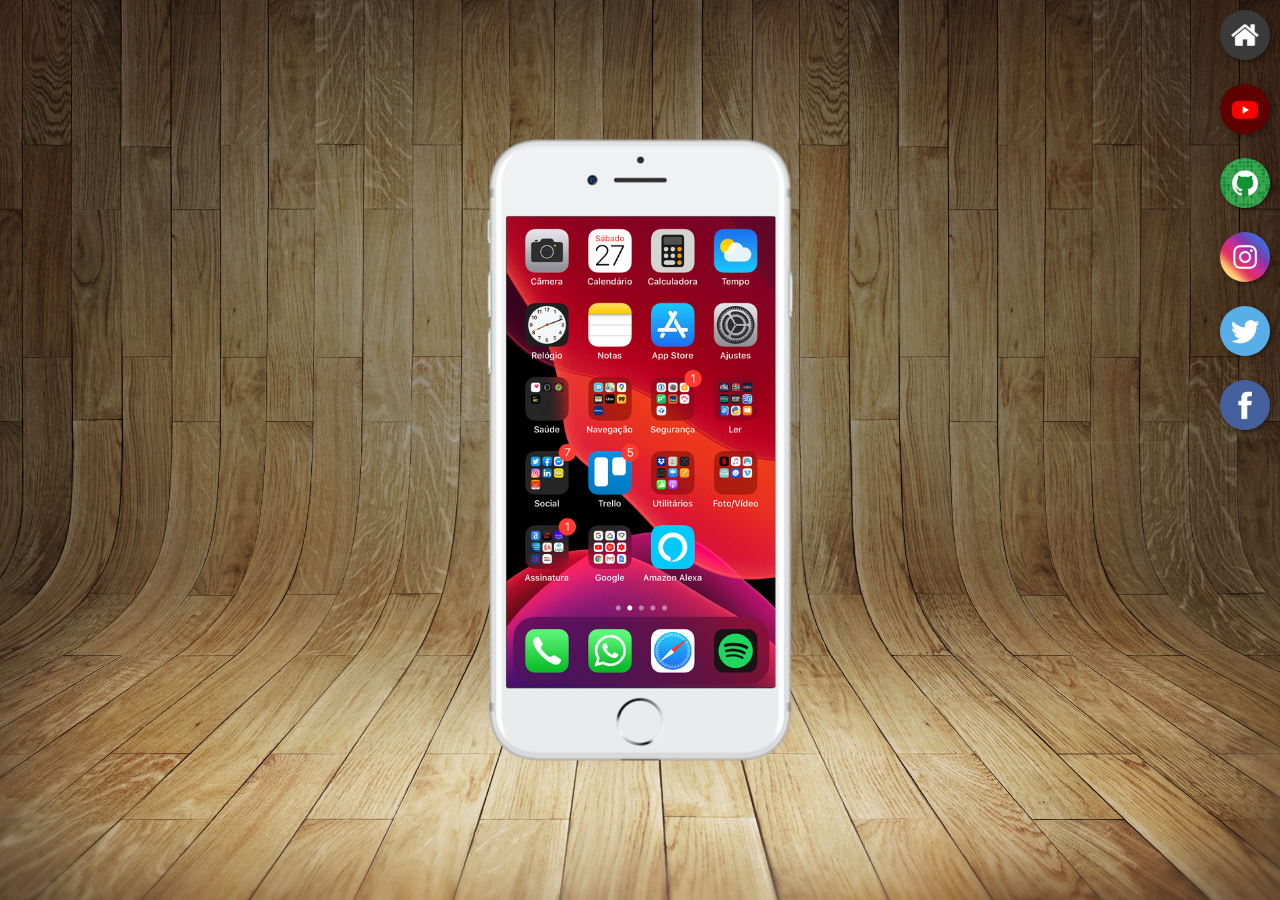
<file: index.html>
<!DOCTYPE html>
<html lang="pt-br">
<head>
    <meta charset="UTF-8">
    <meta http-equiv="X-UA-Compatible" content="IE=edge">
    <meta name="viewport" content="width=device-width, initial-scale=1.0">
    <title>Projeto redes sociais</title>
    <link rel="shortcut icon" href="favicon.ico" type="image/x-icon">
    <link rel="stylesheet" href="estilos/style.css">
</head>
<body>
    <main>
        <section id="telefone">
            <iframe src="home.html" frameborder="0" name="tela" id="tela">Seu navegador não é compatível com isso.</iframe>
        </section>
        <section id="redes-sociais">
            <a href="home.html" target="tela"><img src="imagens/logo-home.jpg" alt="Home"></a> <br>
            <a href="youtube.html" target="tela"><img src="imagens/logo-youtube.jpg" alt="YouTube"></a> <br>
            <a href="github.html" target="tela"><img src="imagens/logo-github.jpg" alt="GitHub"></a> <br>
            <a href="instagram.html" target="tela"><img src="imagens/logo-instagram.jpg" alt="Instagram"></a> <br>
            <a href="twitter.html" target="tela"><img src="imagens/logo-twitter.jpg" alt="Twitter"></a> <br>
            <a href="facebook.html" target="tela"><img src="imagens/logo-facebook.jpg" alt="Facebook"></a>
        </section>
    </main>
    
</body>
</html>
</file>
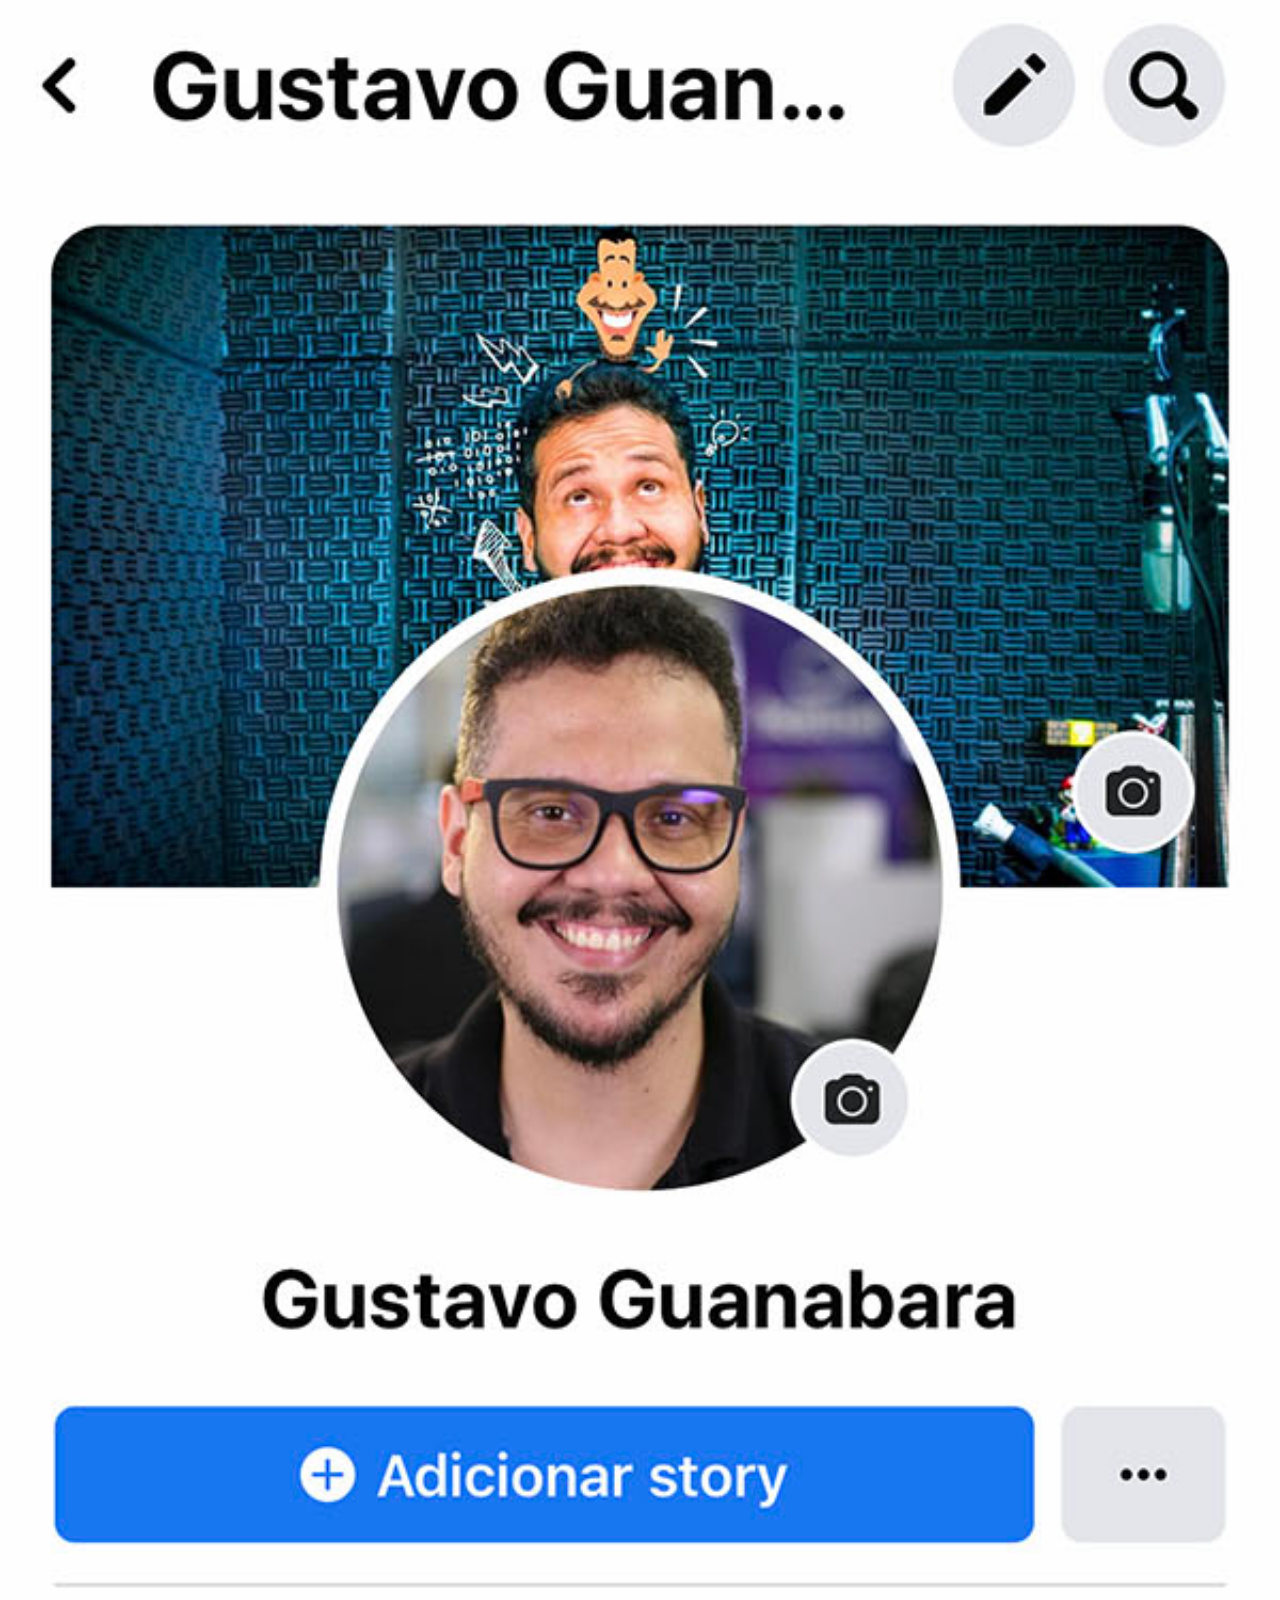
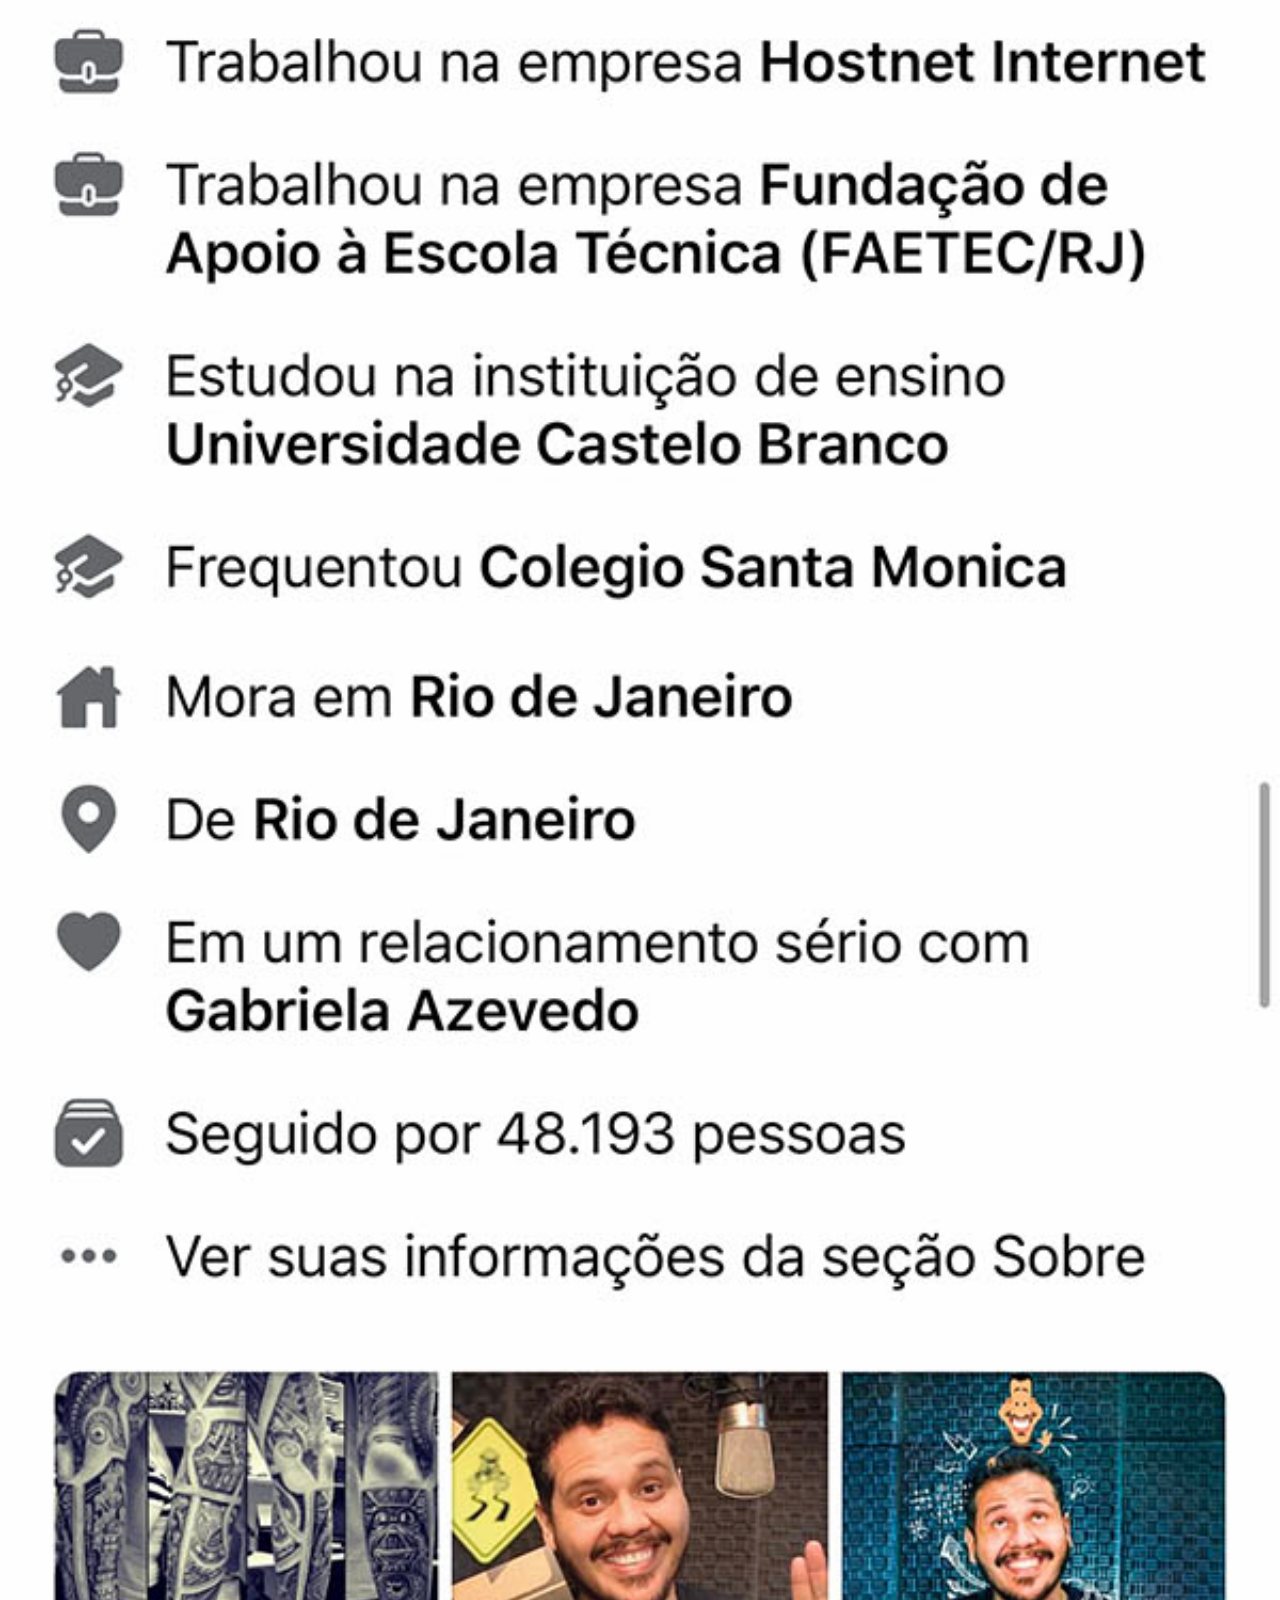
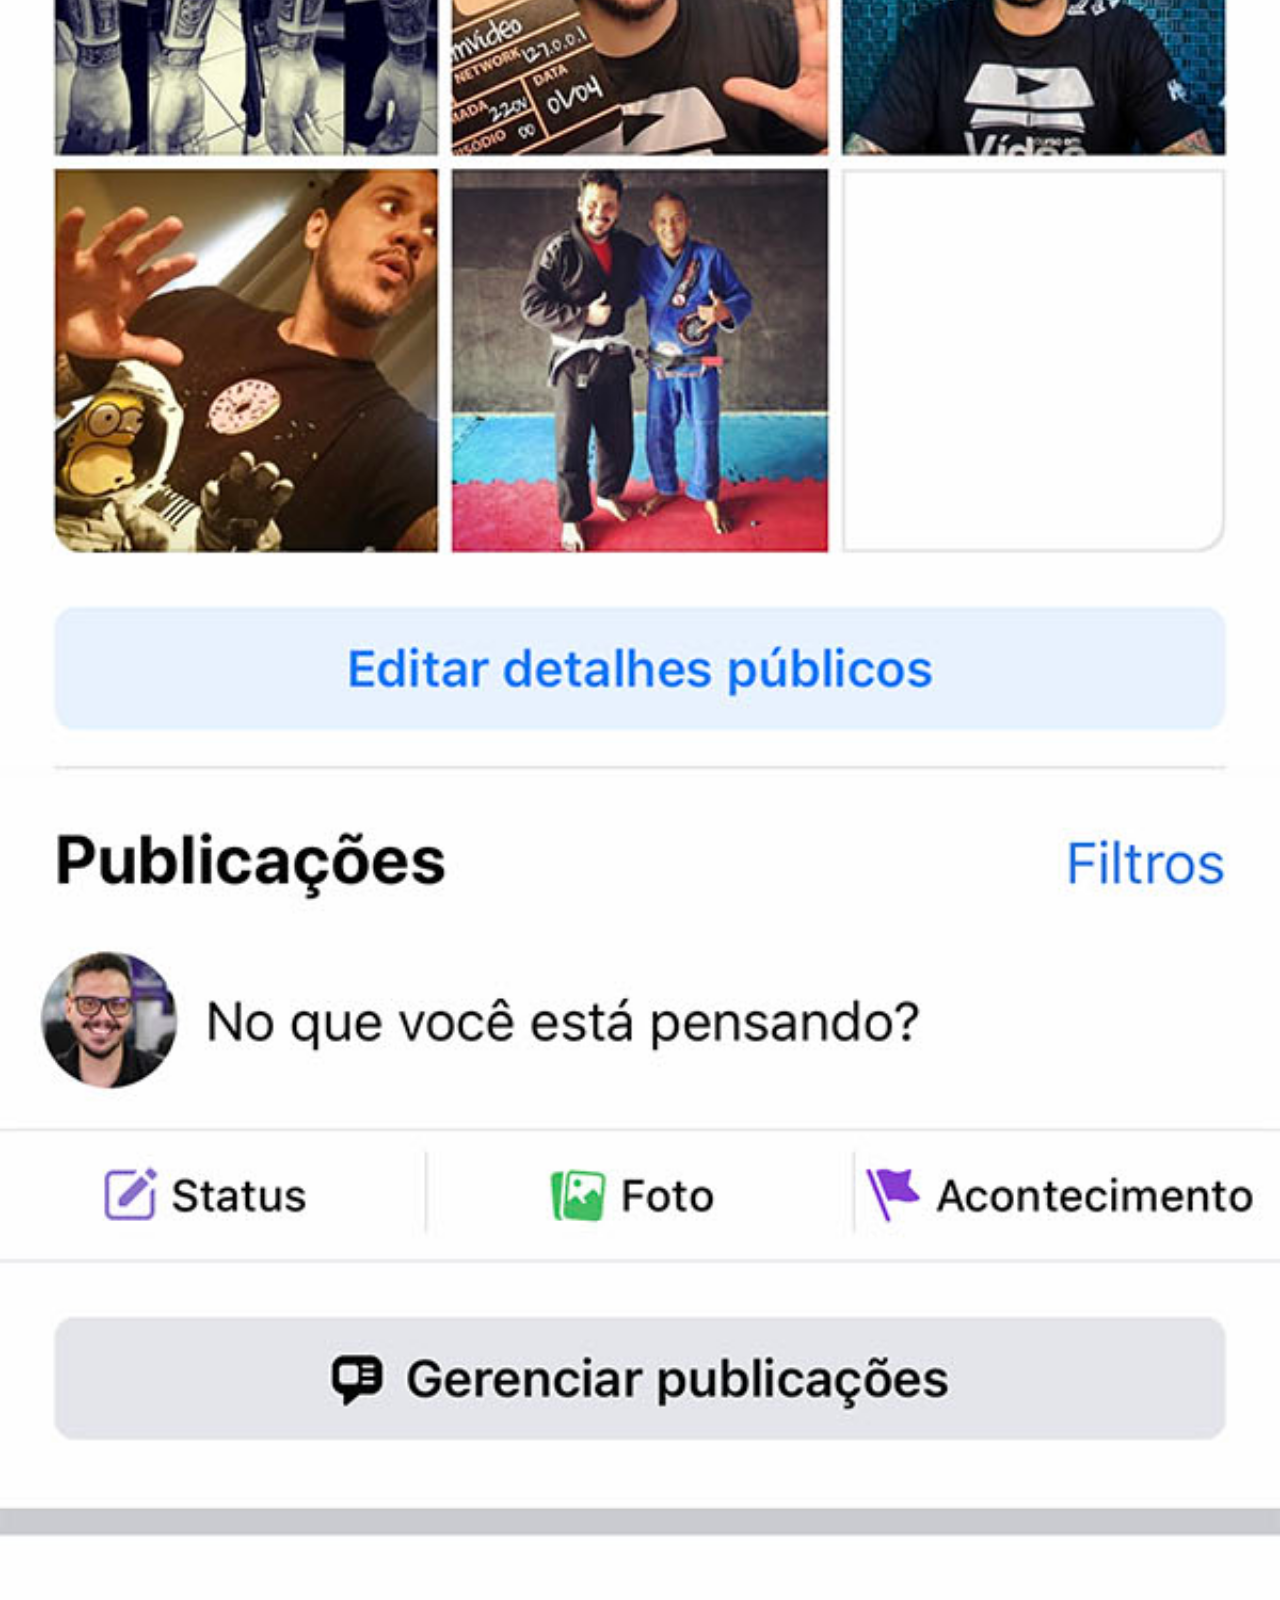
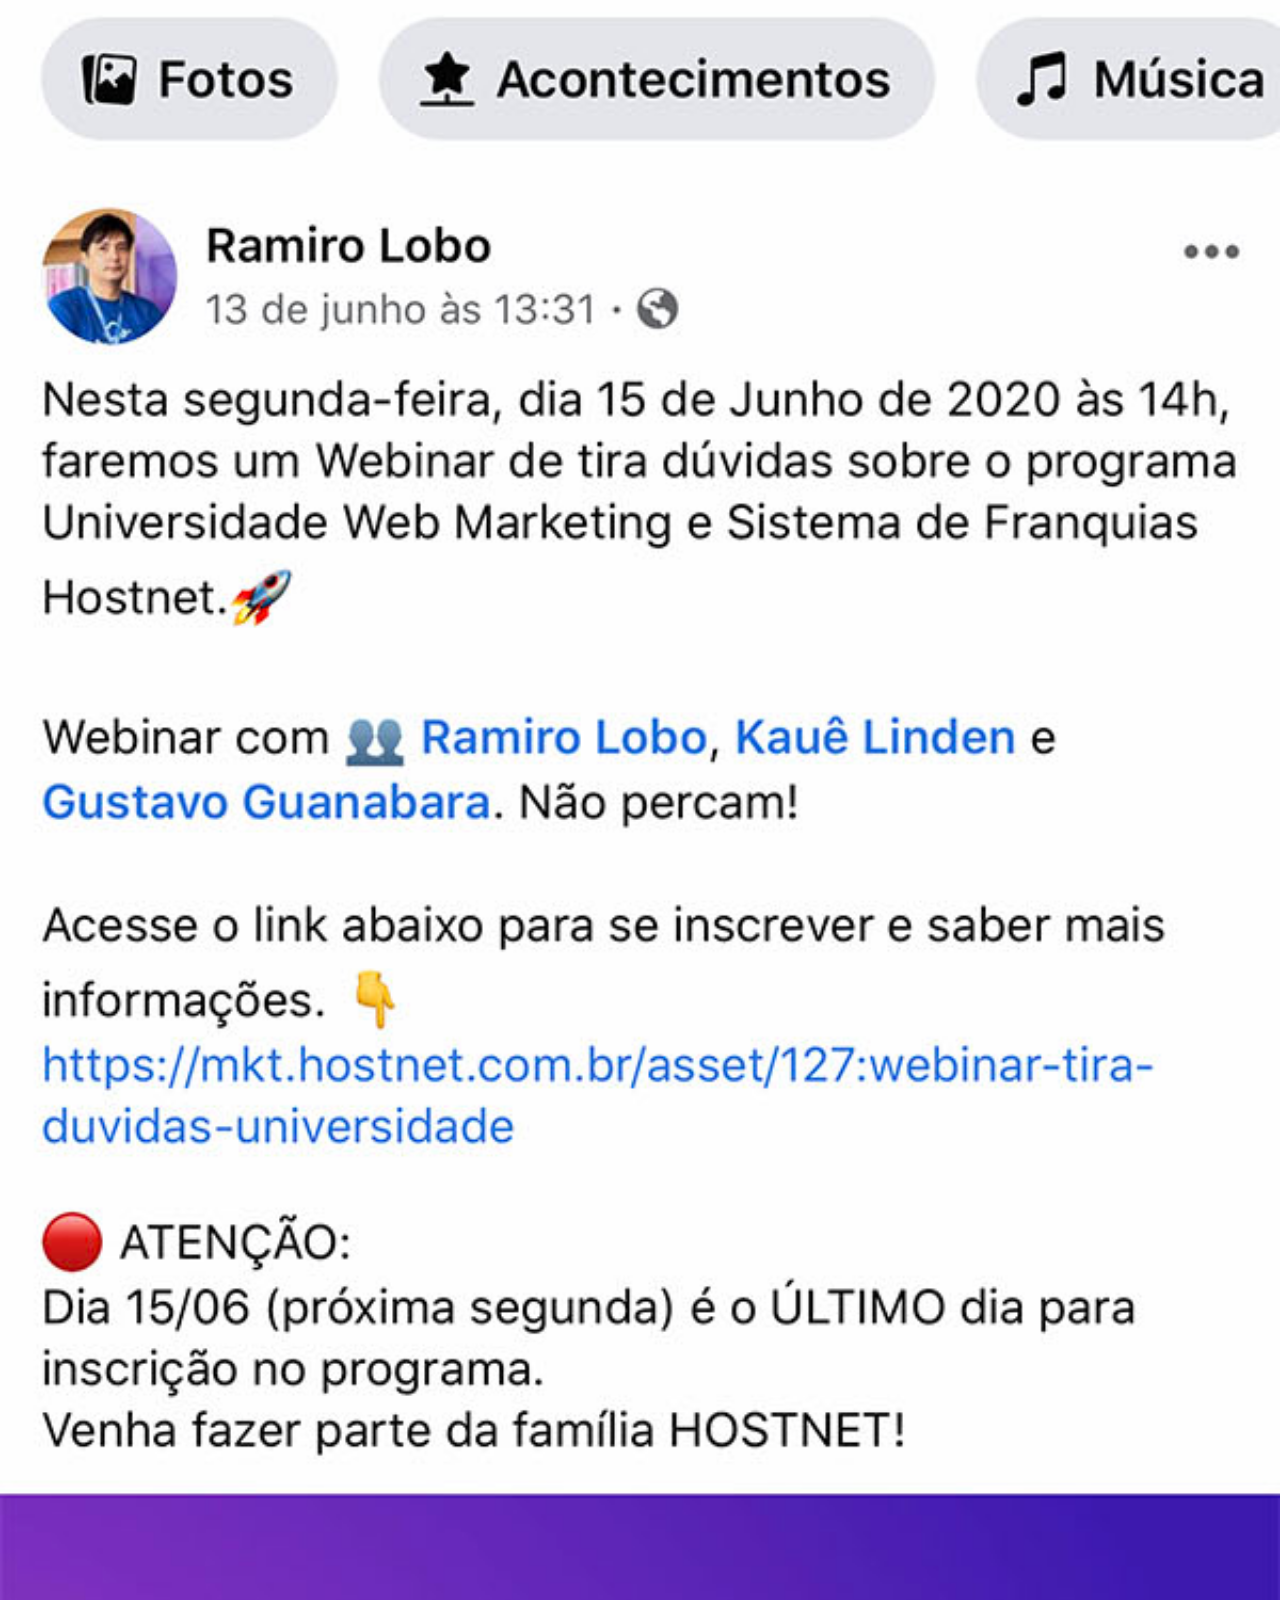
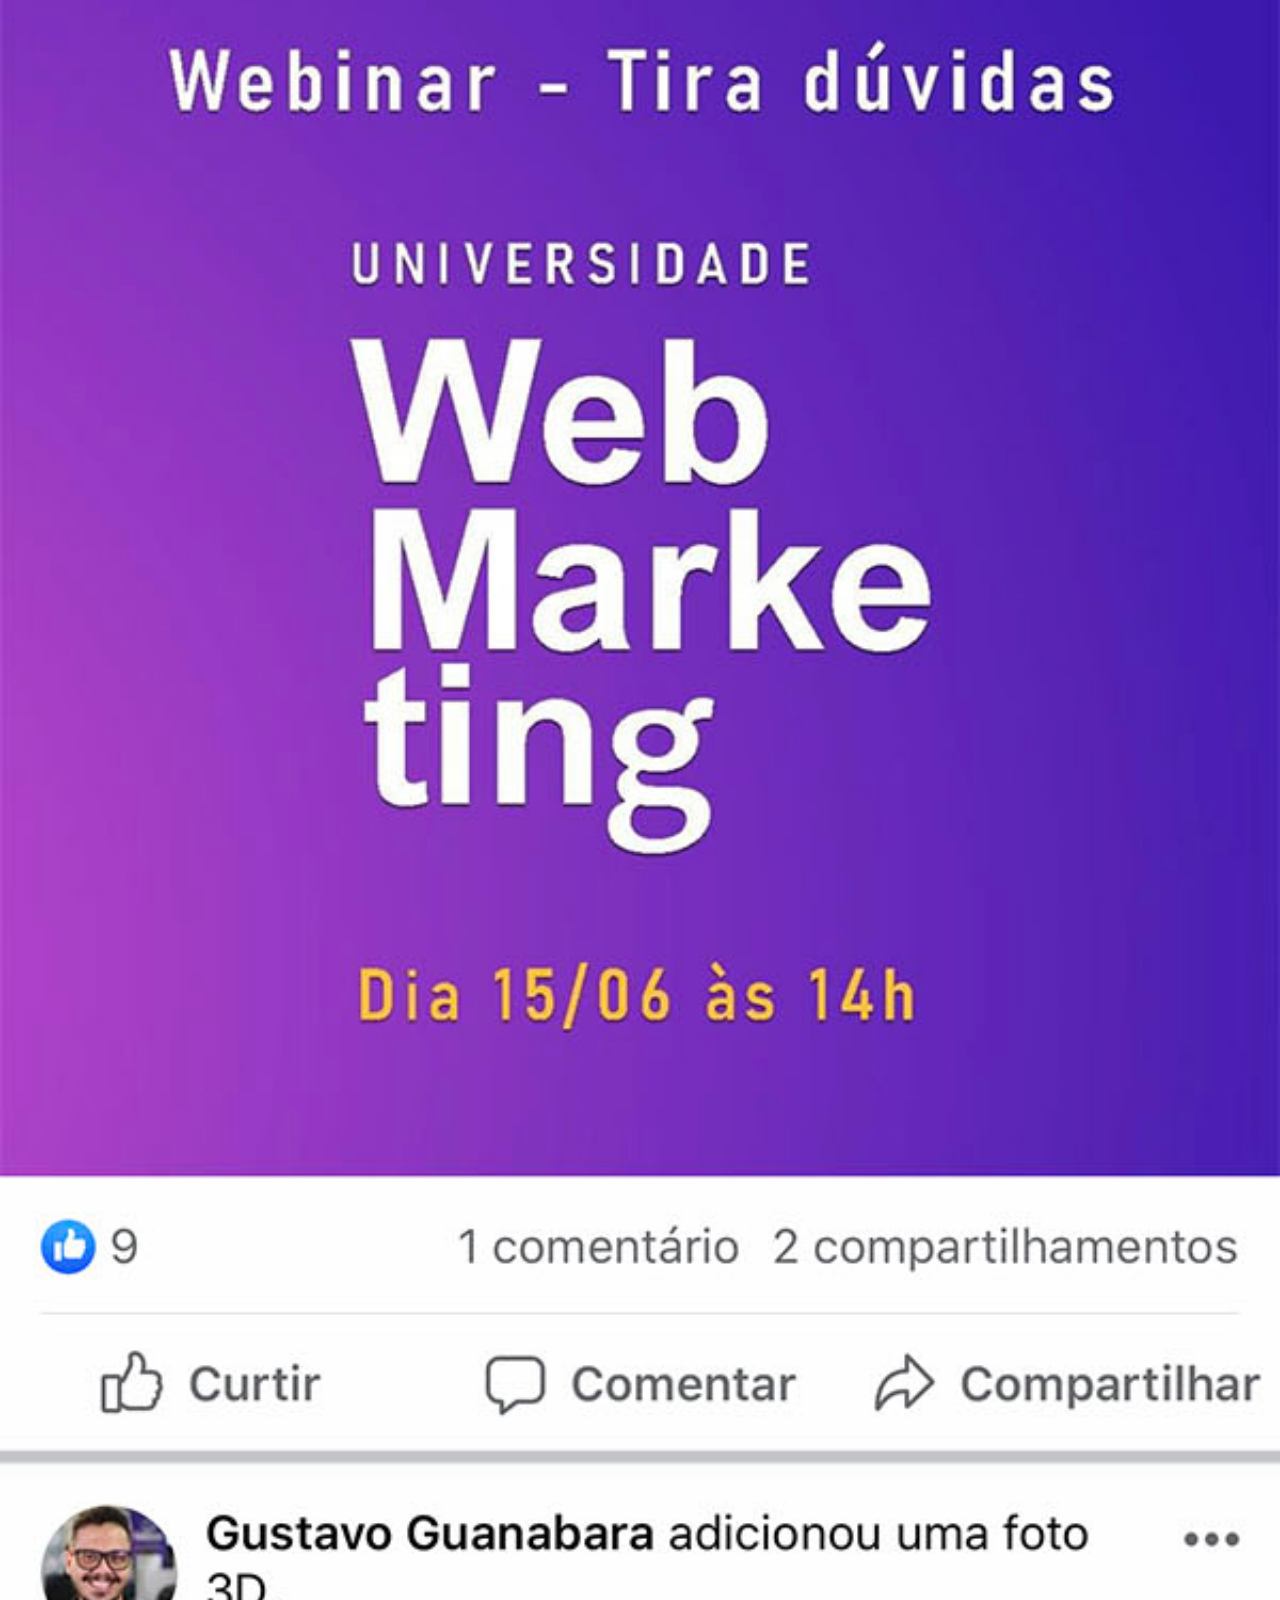
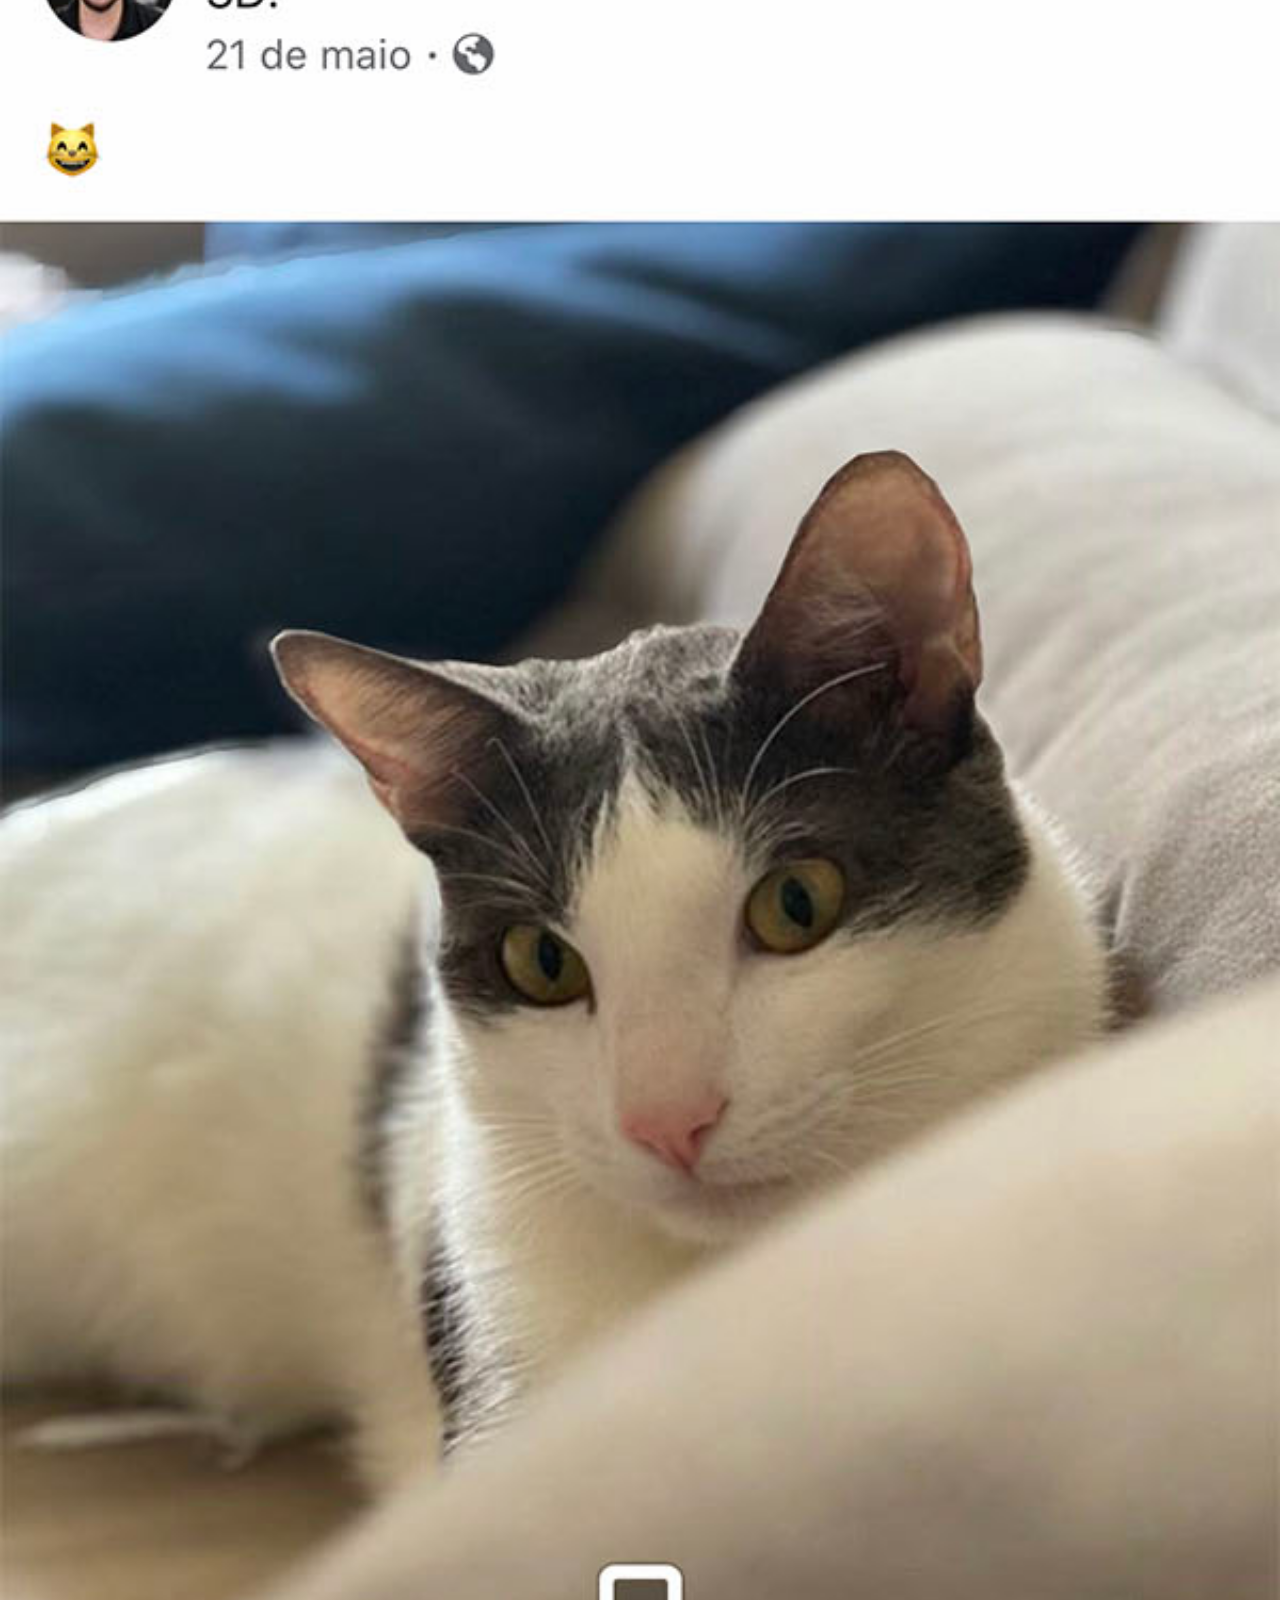
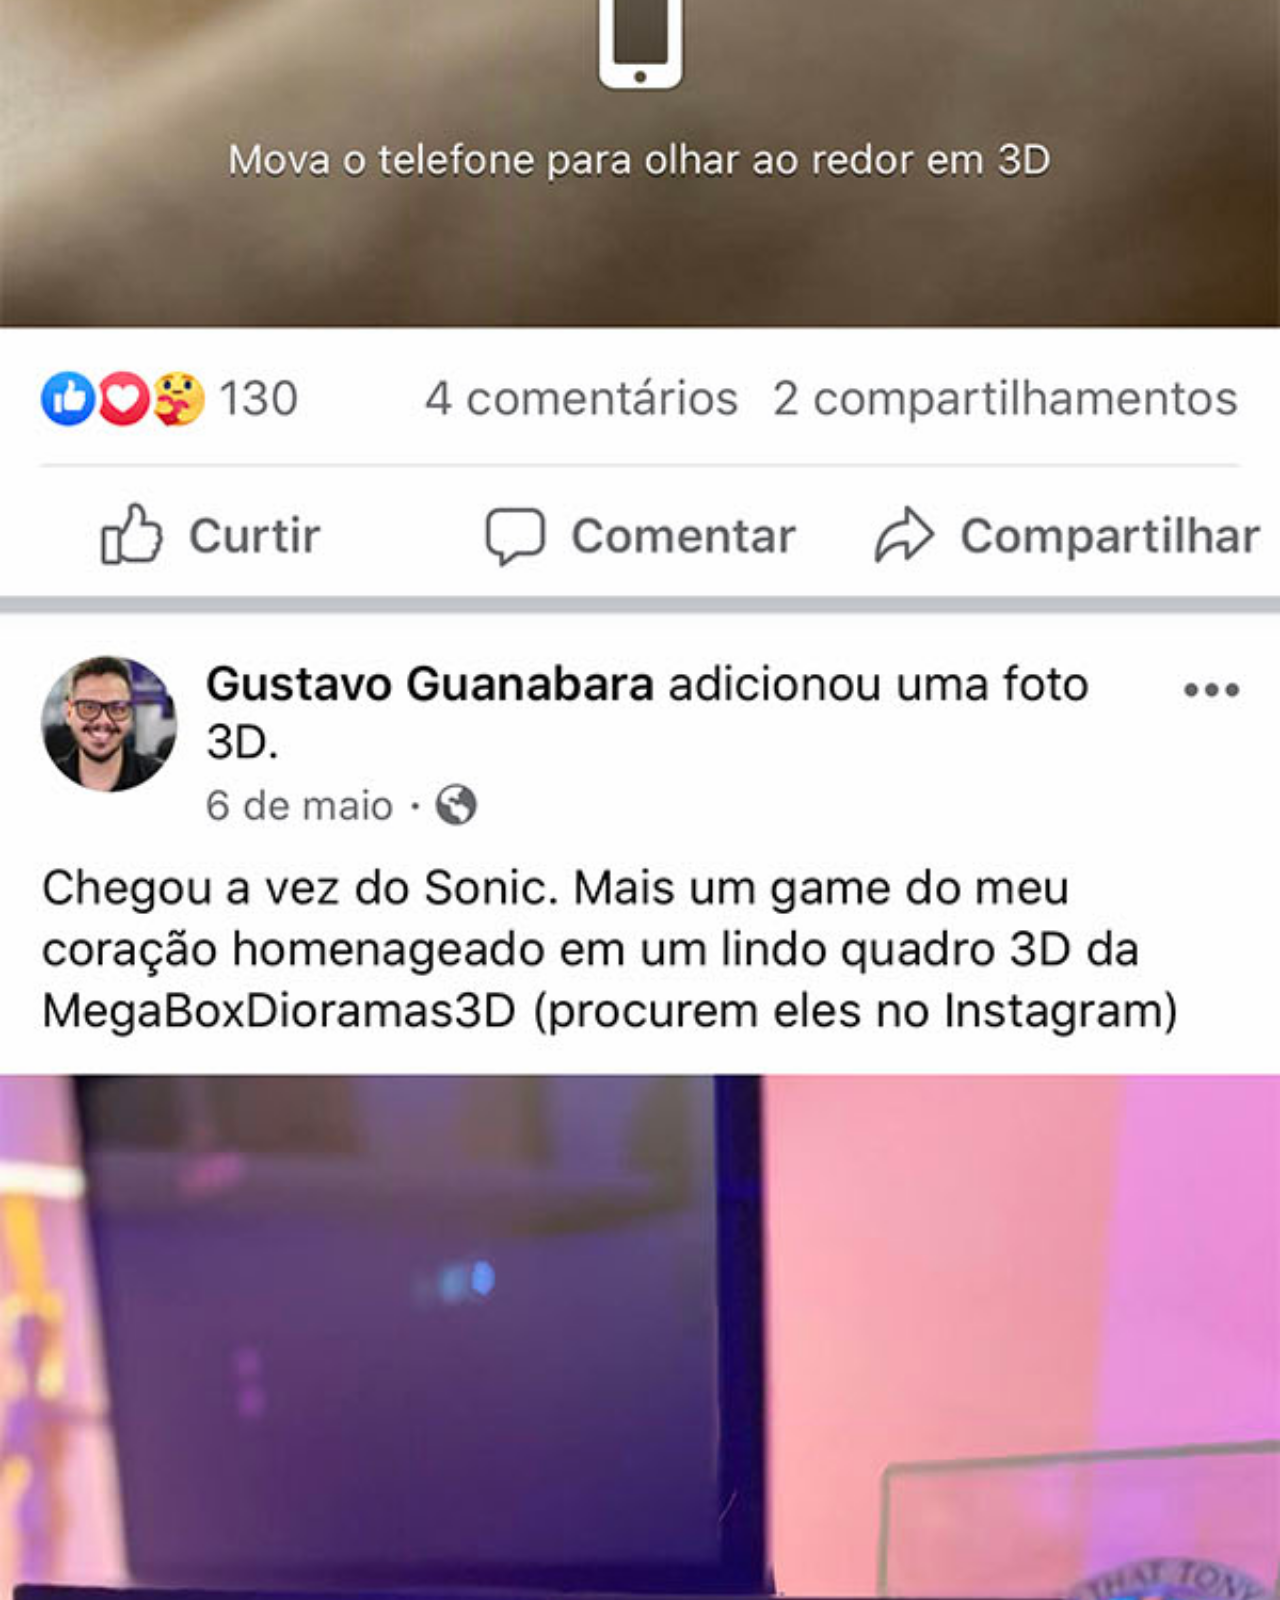
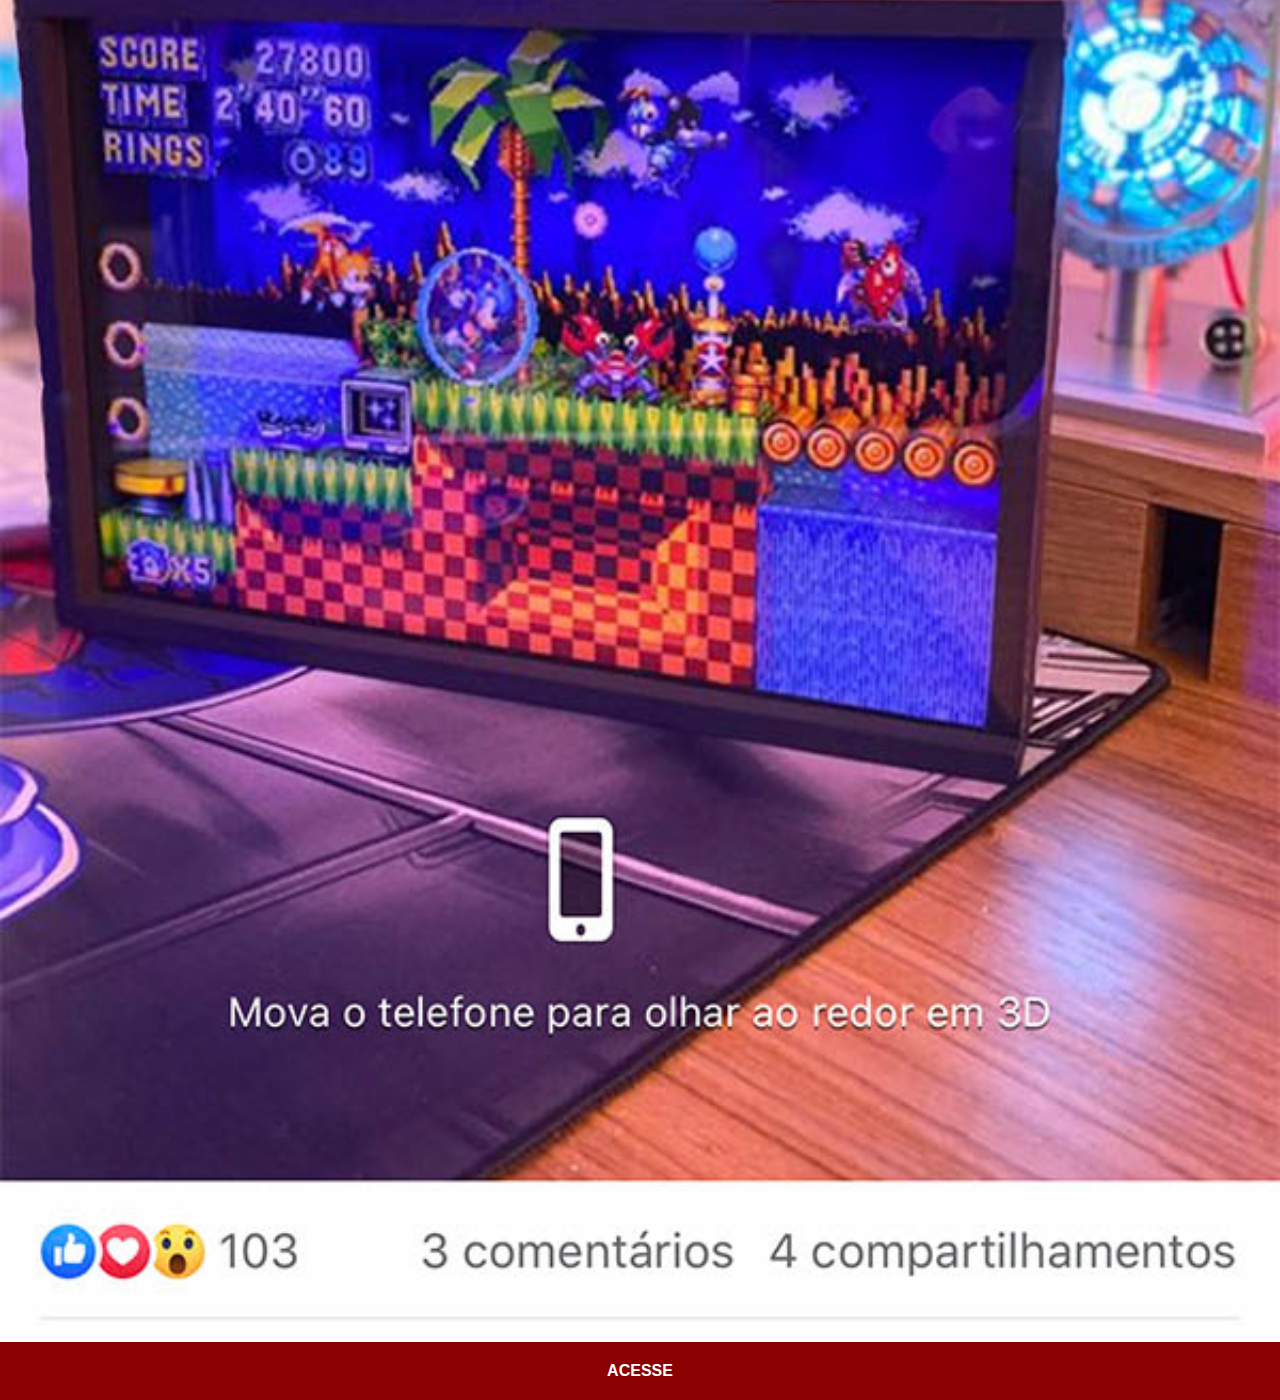
<file: facebook.html>
<!DOCTYPE html>
<html lang="pt-br">
<head>
    <meta charset="UTF-8">
    <meta http-equiv="X-UA-Compatible" content="IE=edge">
    <meta name="viewport" content="width=device-width, initial-scale=1.0">
    <title>Facebook</title>
    <link rel="stylesheet" href="estilos/social.css">
</head>
<body>
    <img src="imagens/tela-facebook.jpg" alt="facebook">
    <a href="#">ACESSE</a>   
</body>
</html>
</file>
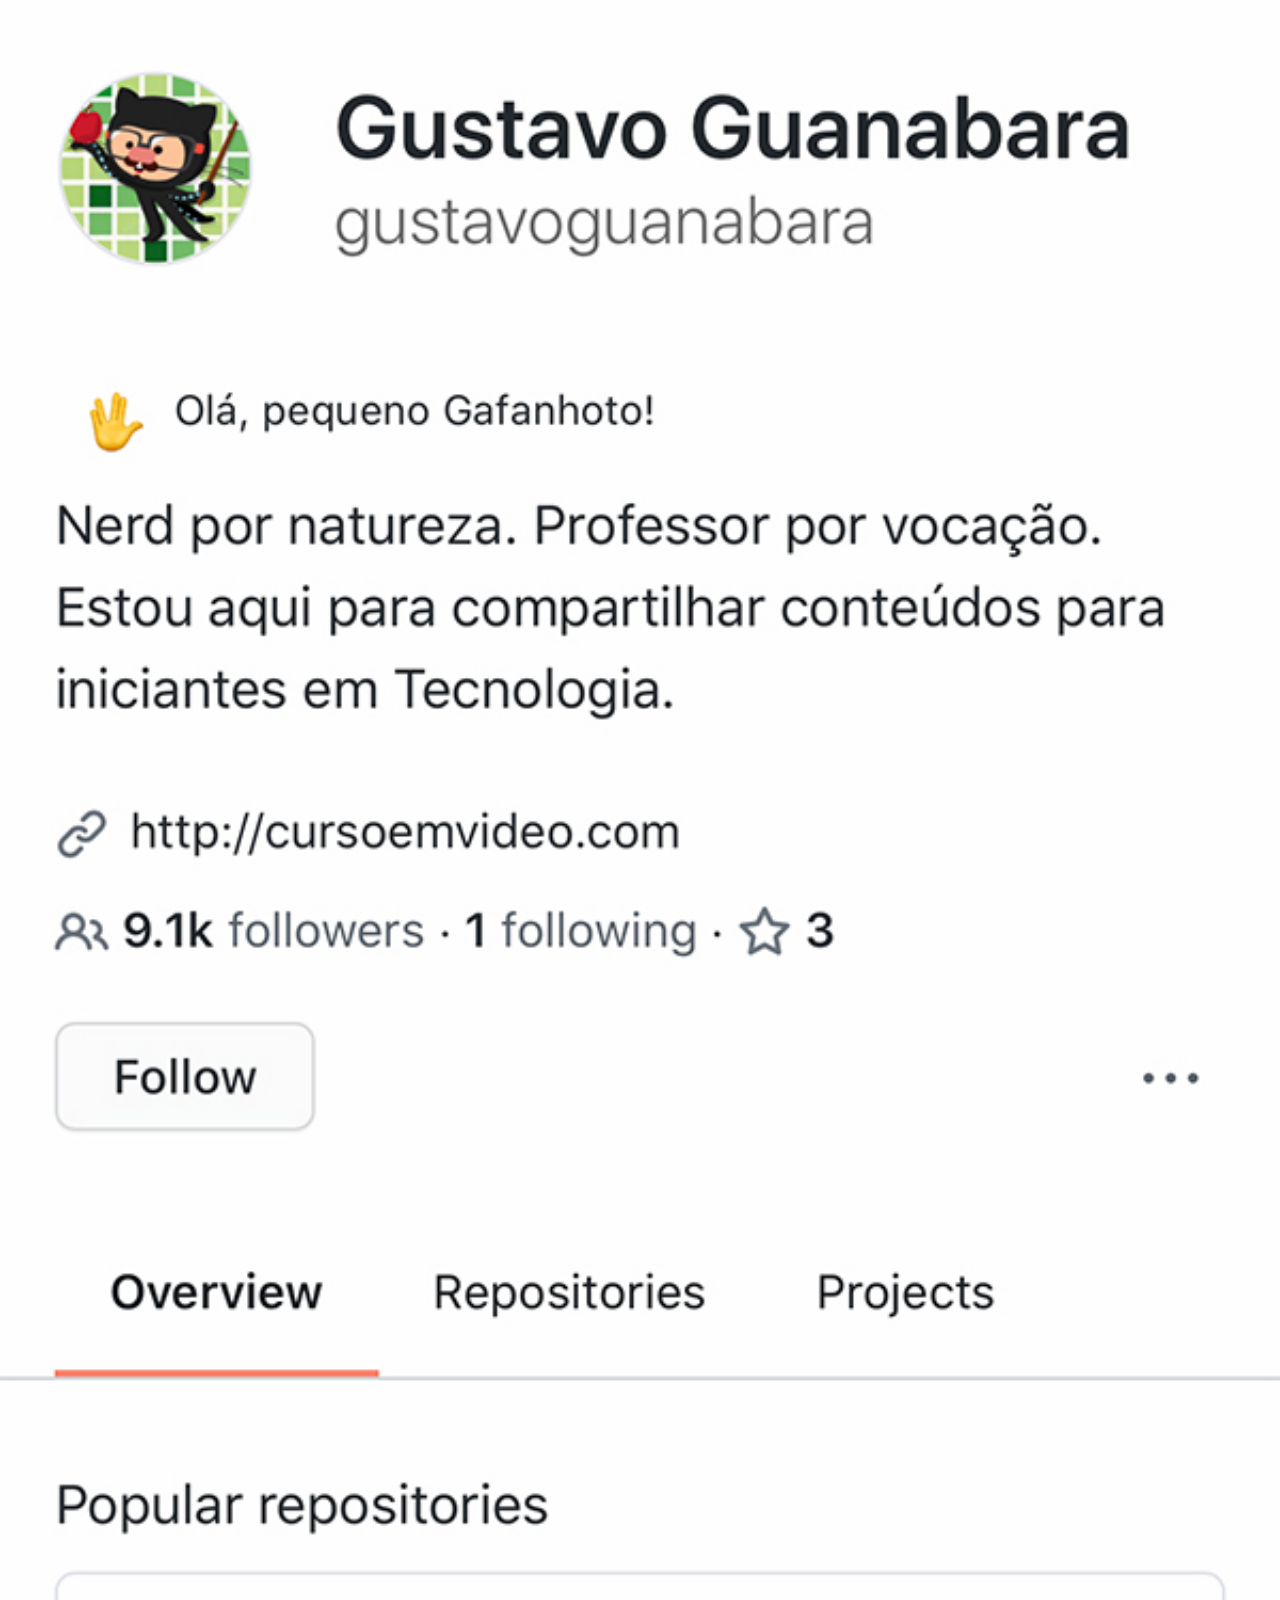
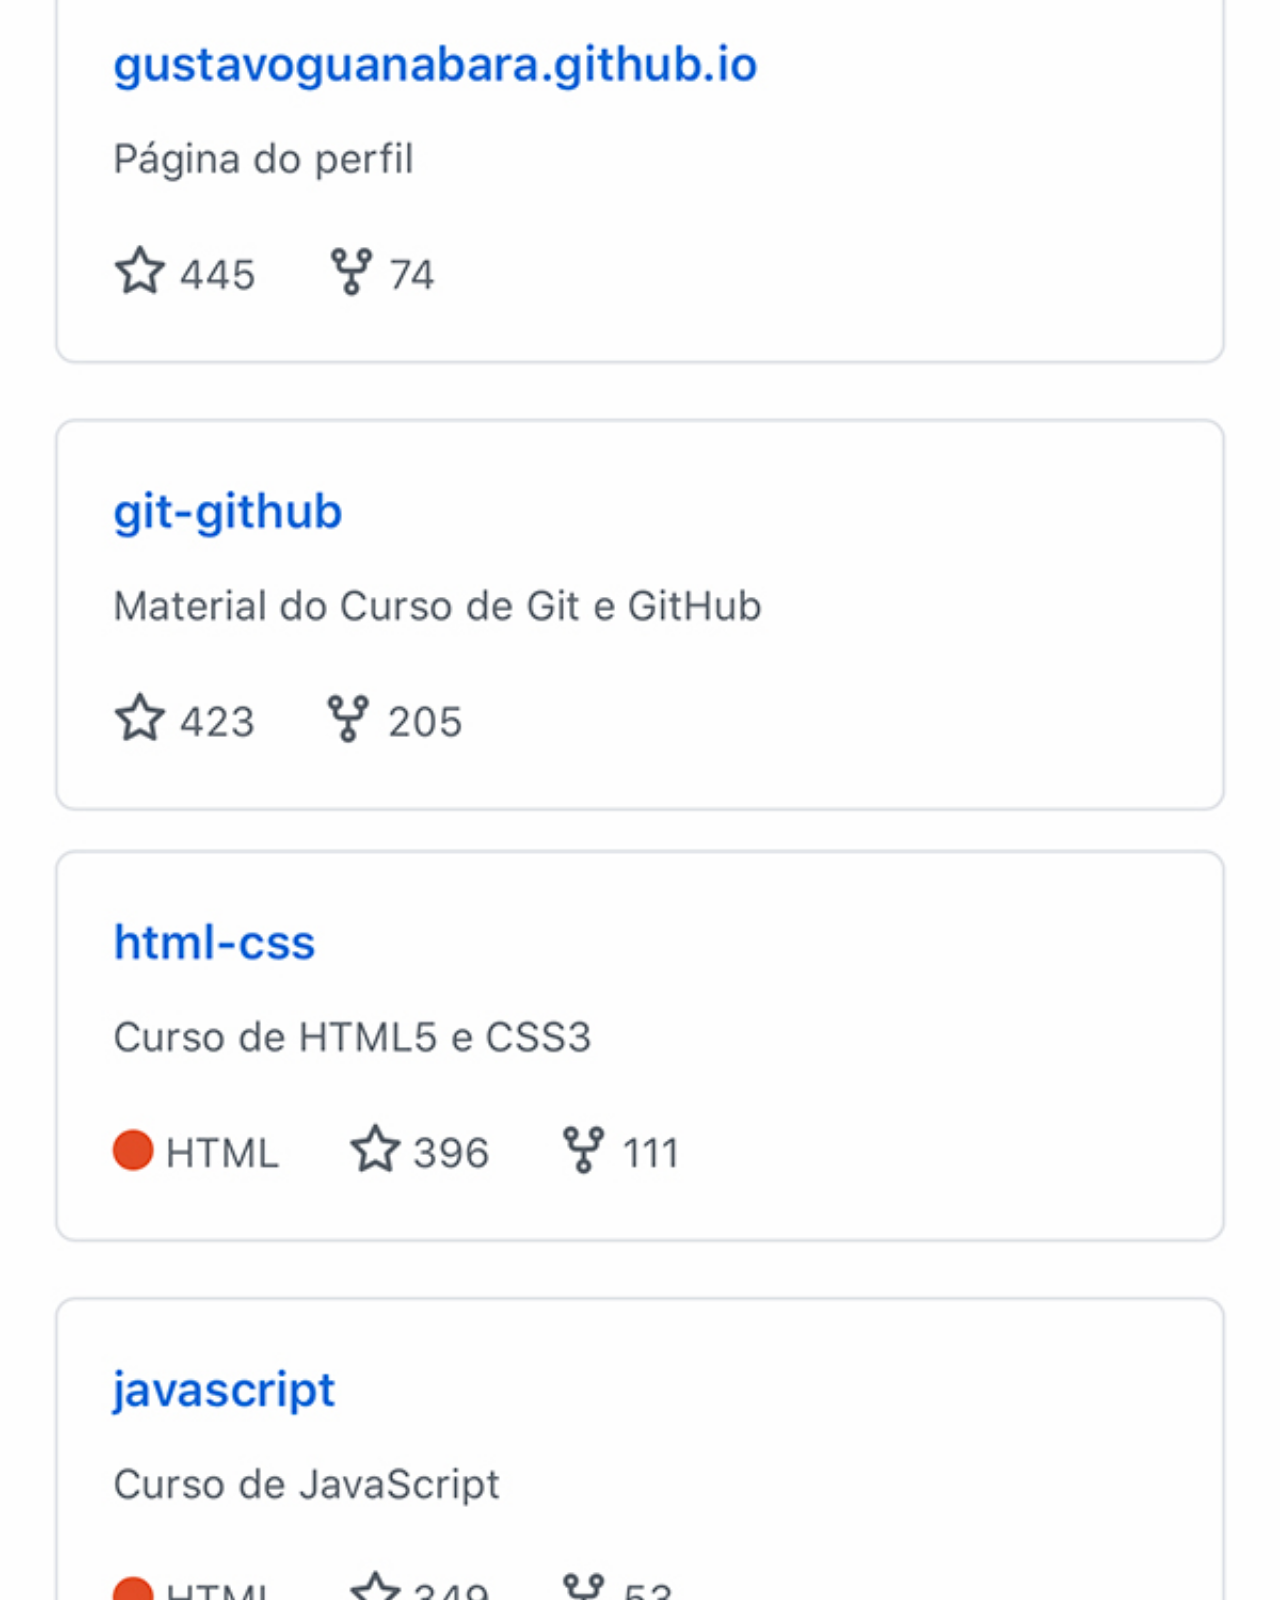
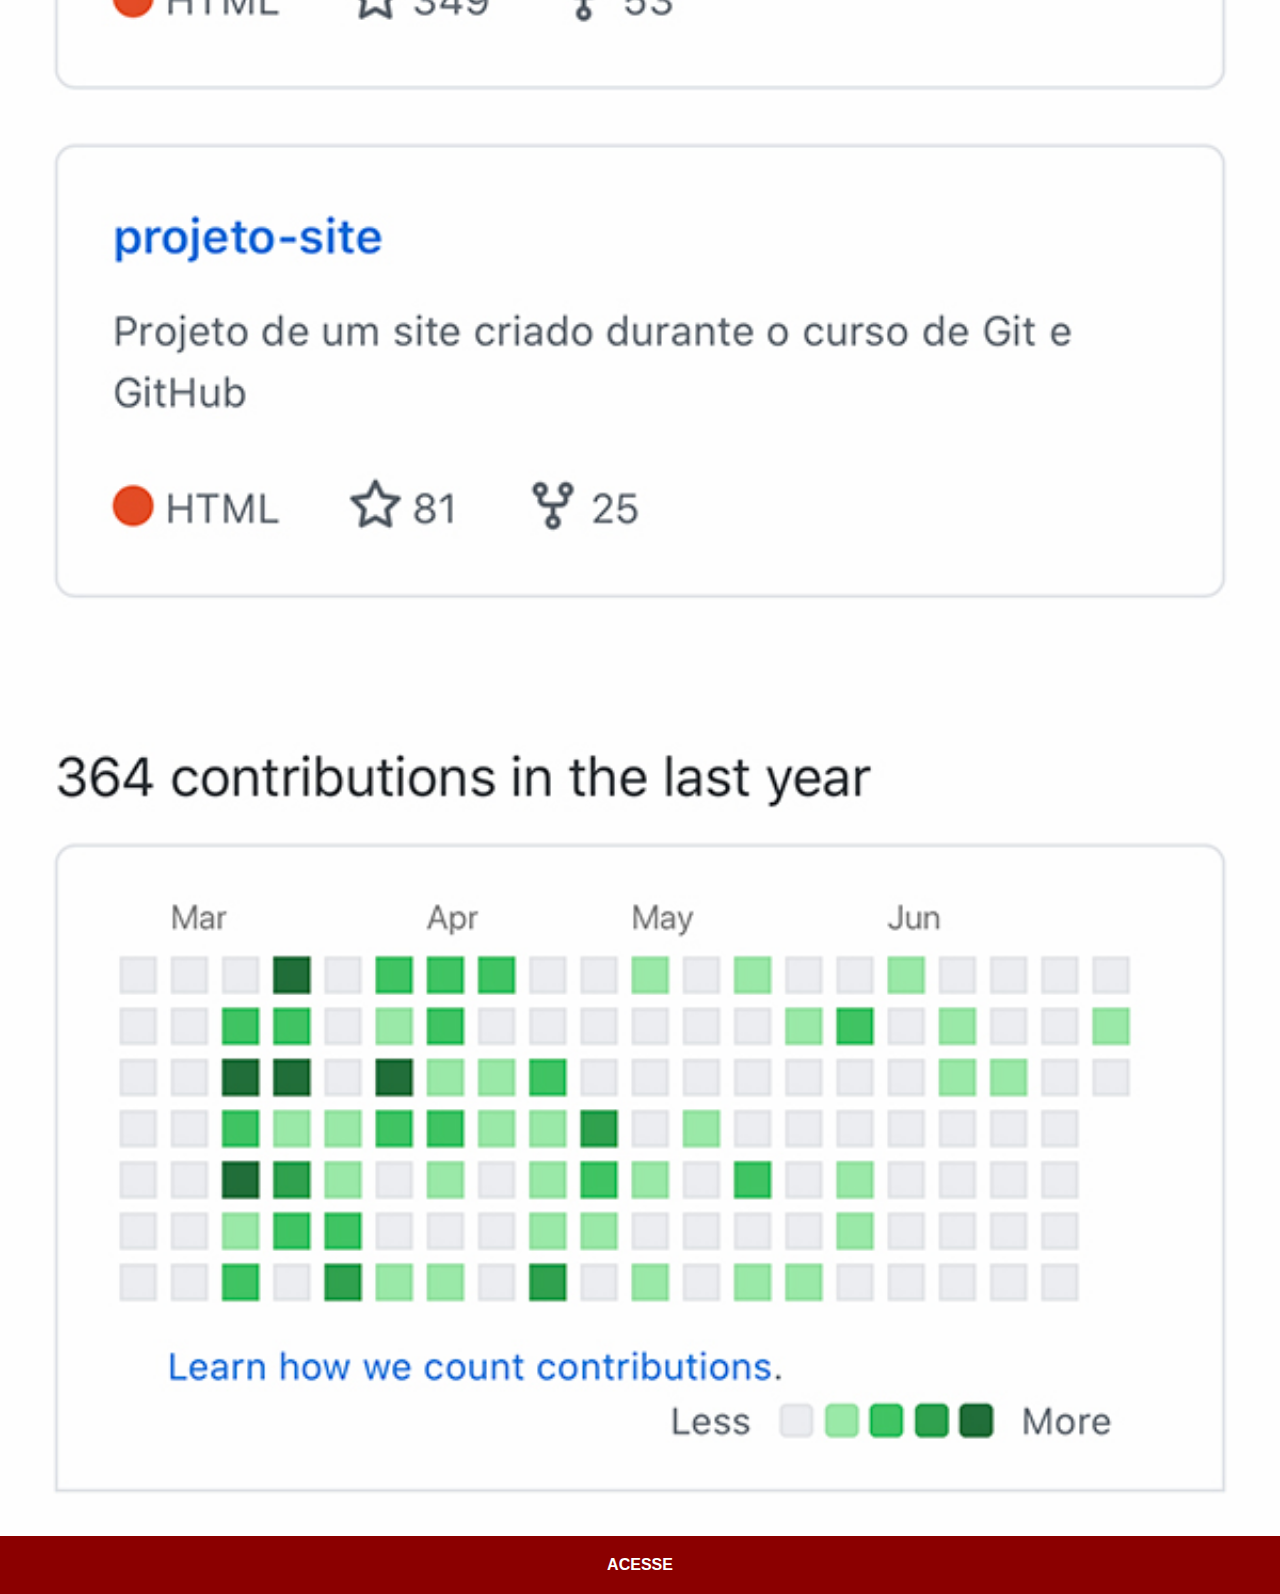
<file: github.html>
<!DOCTYPE html>
<html lang="pt-br">
<head>
    <meta charset="UTF-8">
    <meta http-equiv="X-UA-Compatible" content="IE=edge">
    <meta name="viewport" content="width=device-width, initial-scale=1.0">
    <title>GitHub</title>
    <link rel="stylesheet" href="estilos/social.css">
</head>
<body>
    <img src="imagens/tela-github.jpg" alt="github">
    <a href="#">ACESSE</a>    
</body>
</html>
</file>
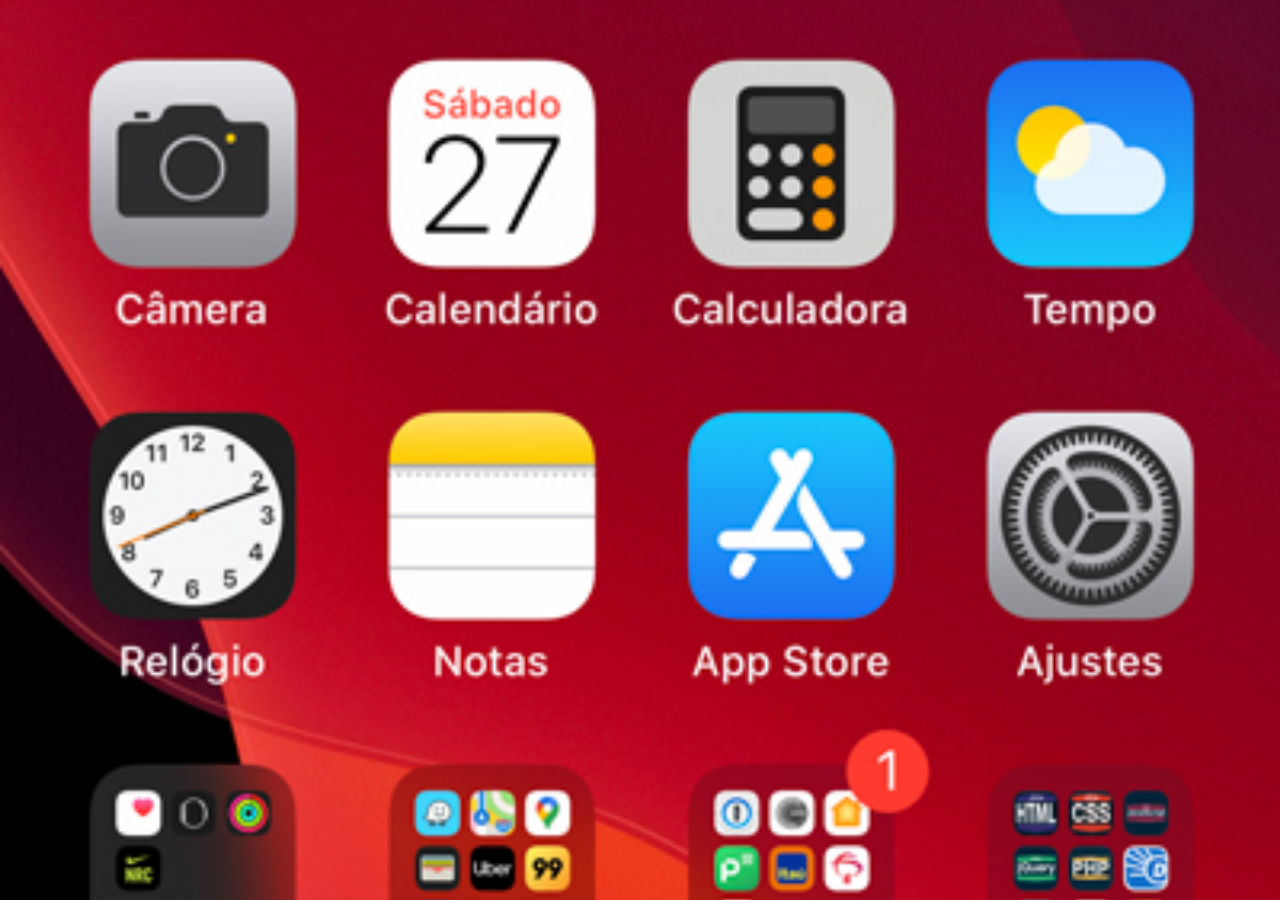
<file: home.html>
<!DOCTYPE html>
<html lang="pt-br">
<head>
    <meta charset="UTF-8">
    <meta http-equiv="X-UA-Compatible" content="IE=edge">
    <meta name="viewport" content="width=device-width, initial-scale=1.0">
    <title>home</title>
    <style>
        * {
            margin: 0;
            padding: 0;
        }
        body {
            height: 100vh;
            width: 100vw;
            background: black url(imagens/tela-home.jpg) no-repeat top center;
            background-size: cover;
        }
        
    </style>
</head>
<body>
    
</body>
</html>
</file>
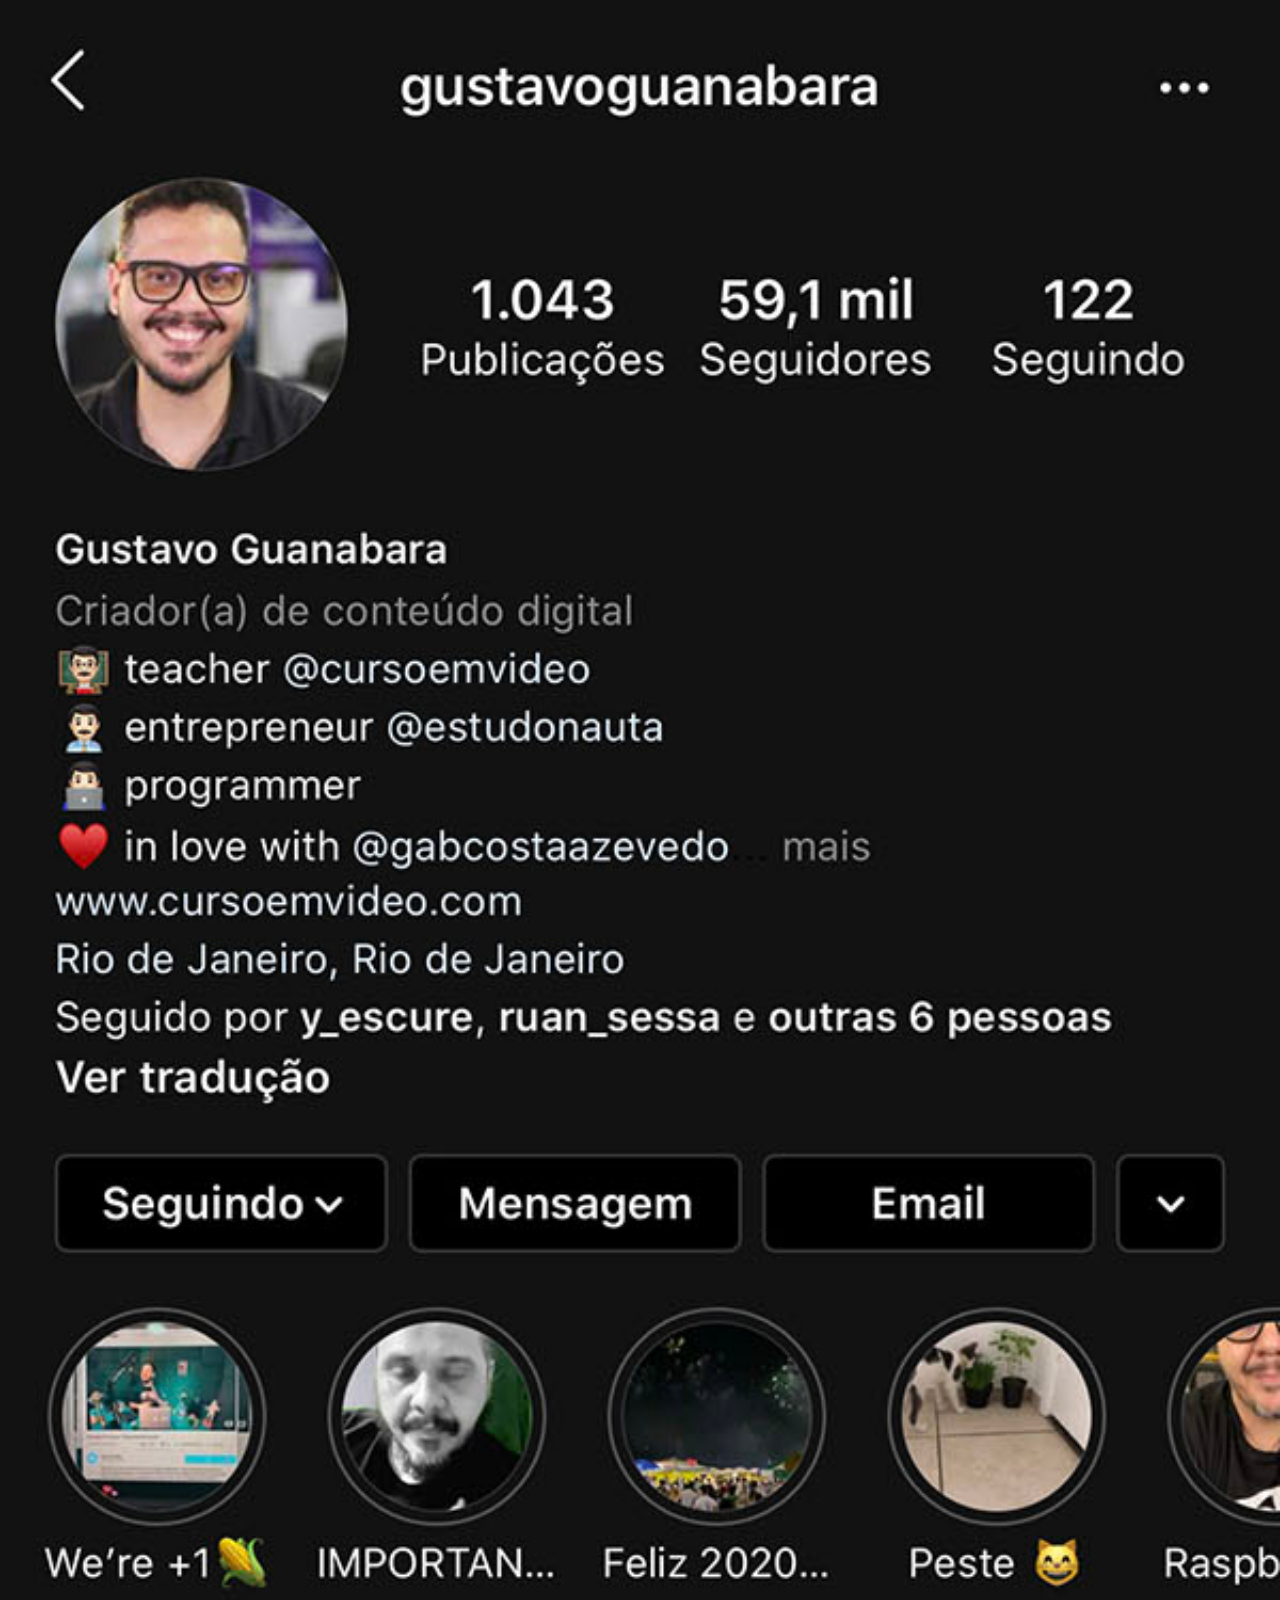
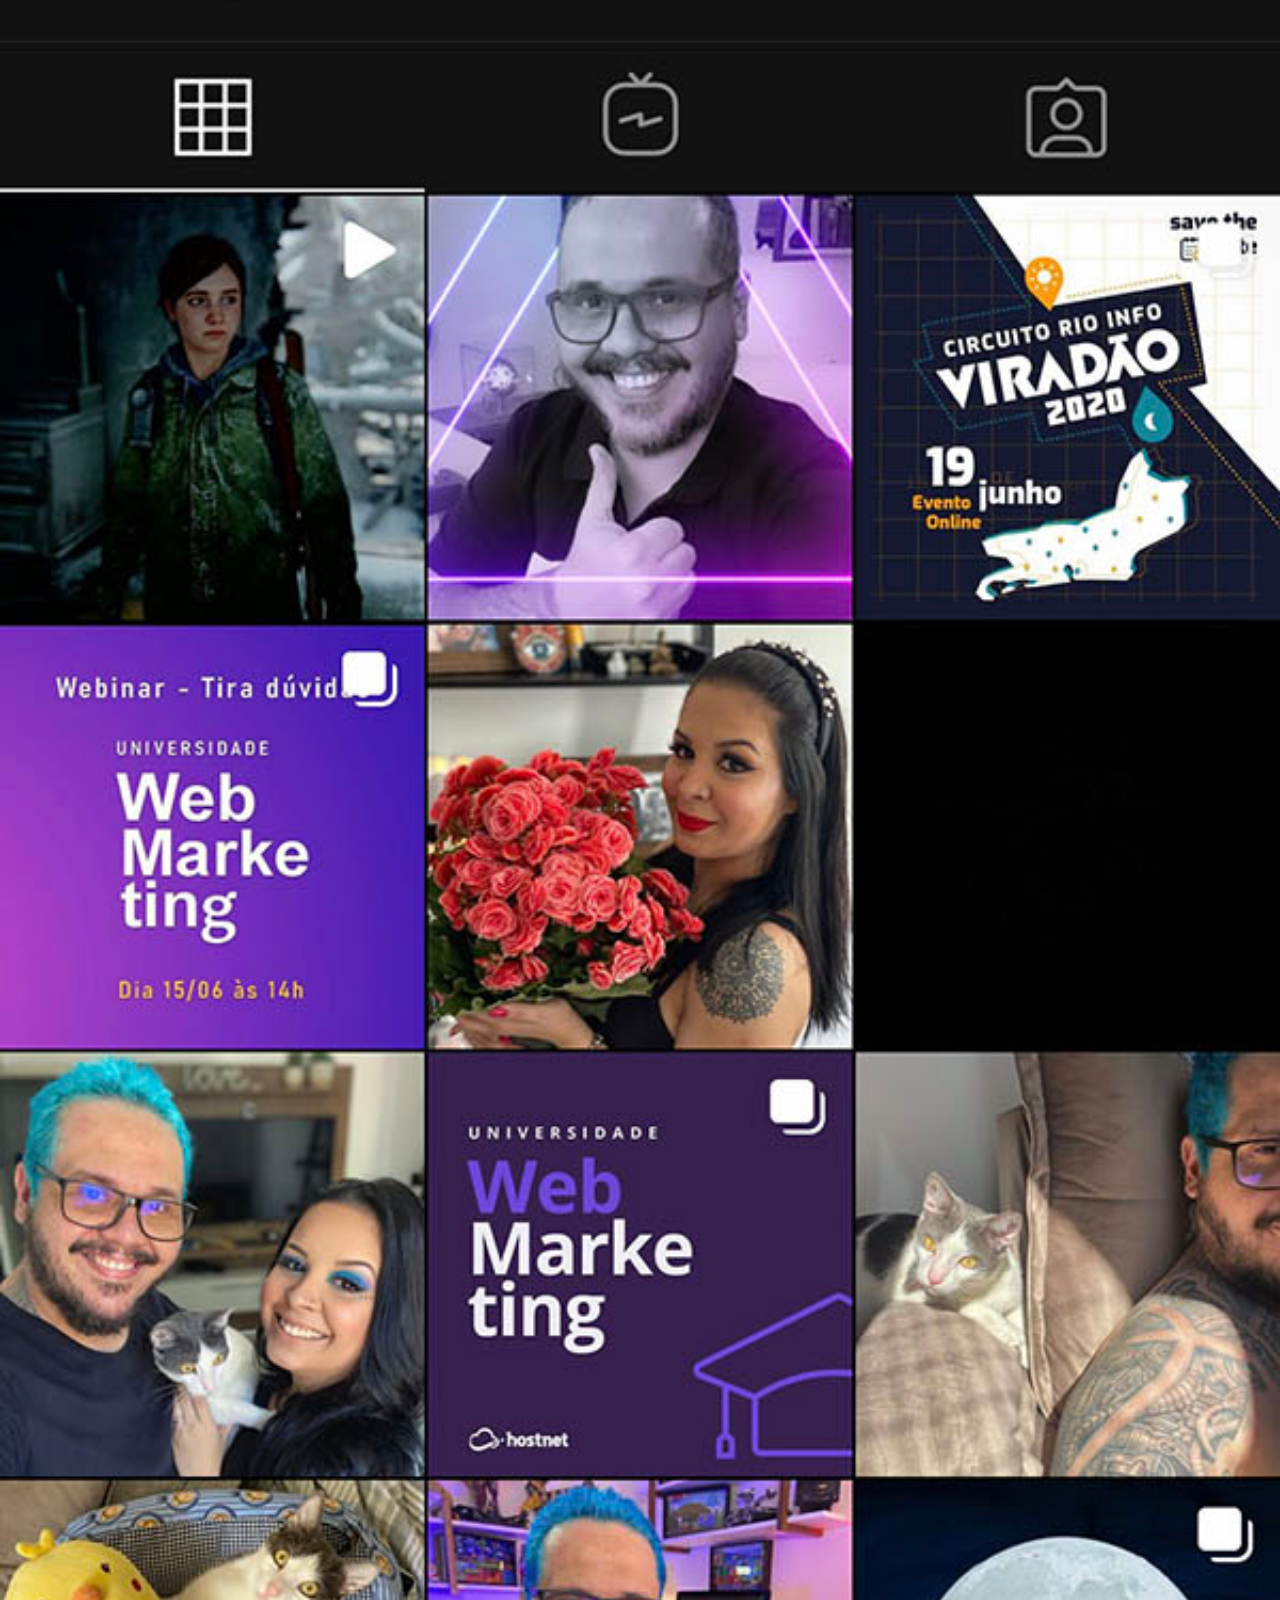
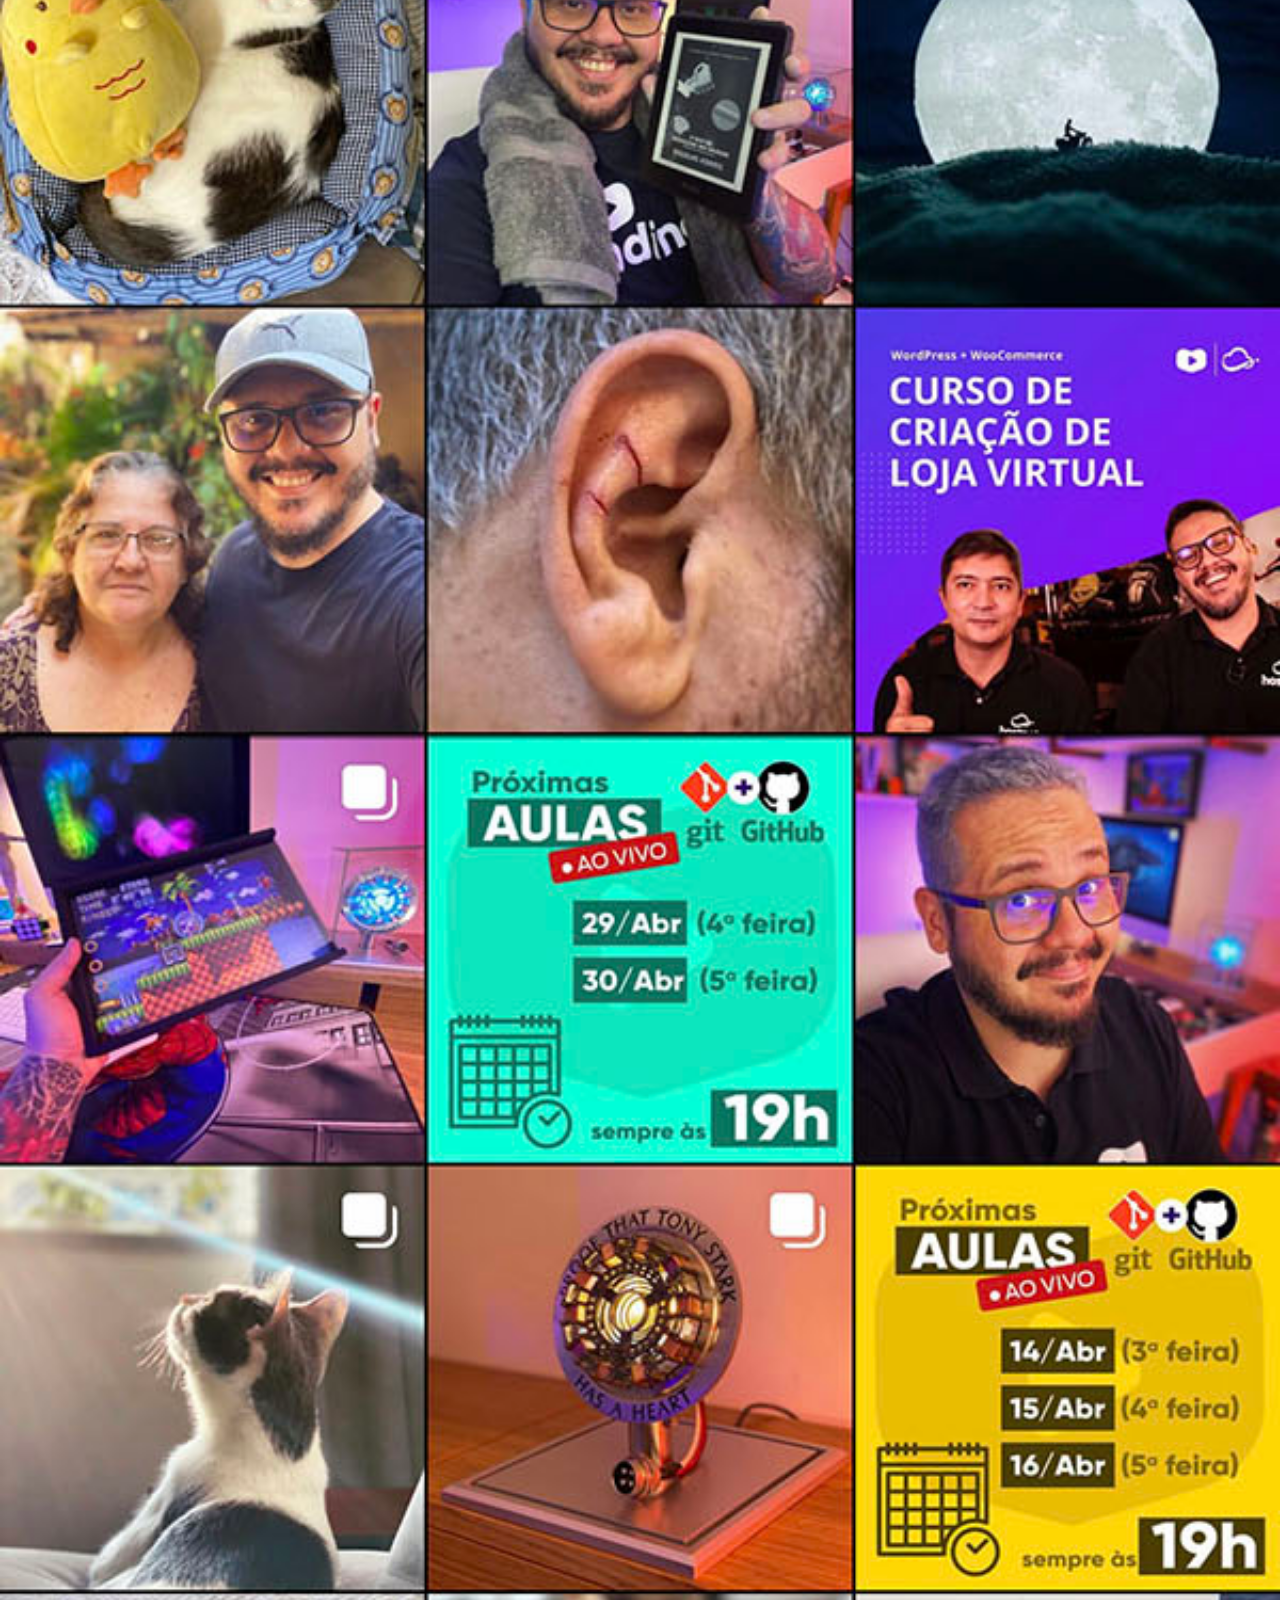
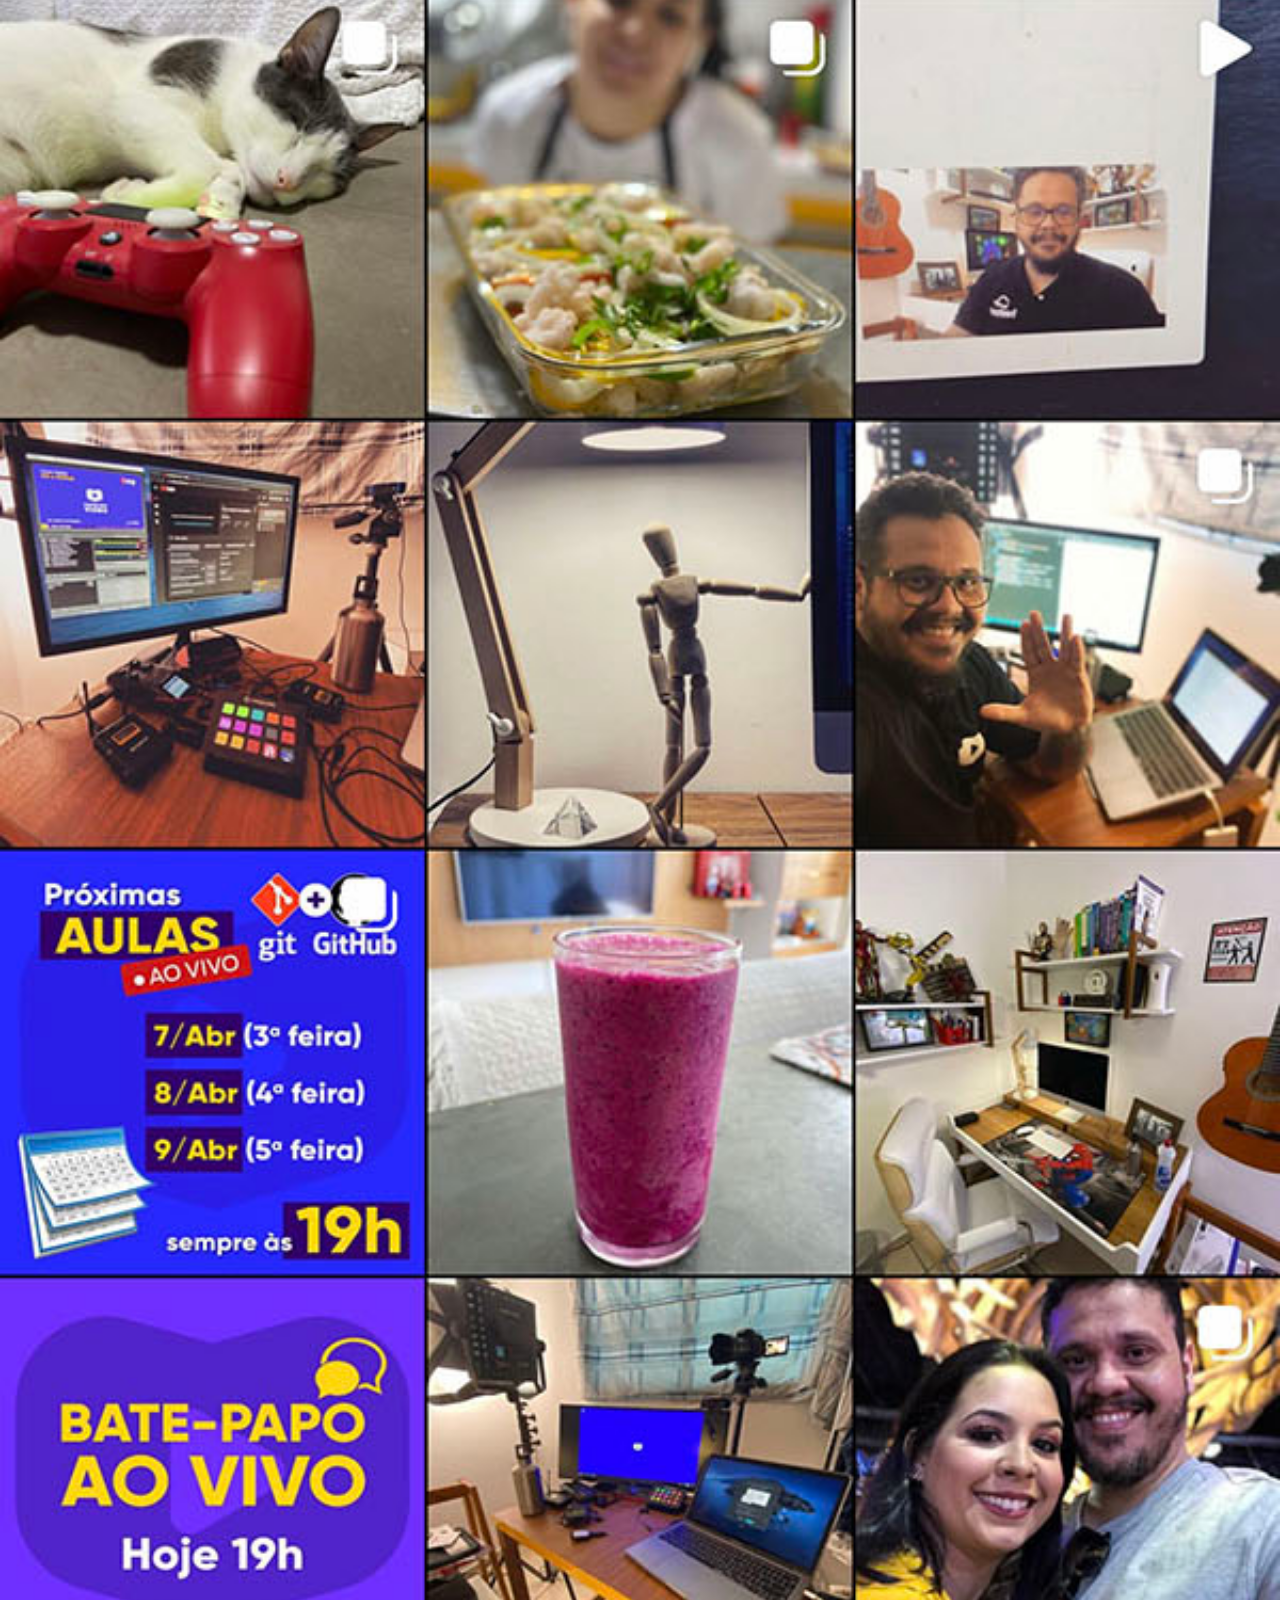
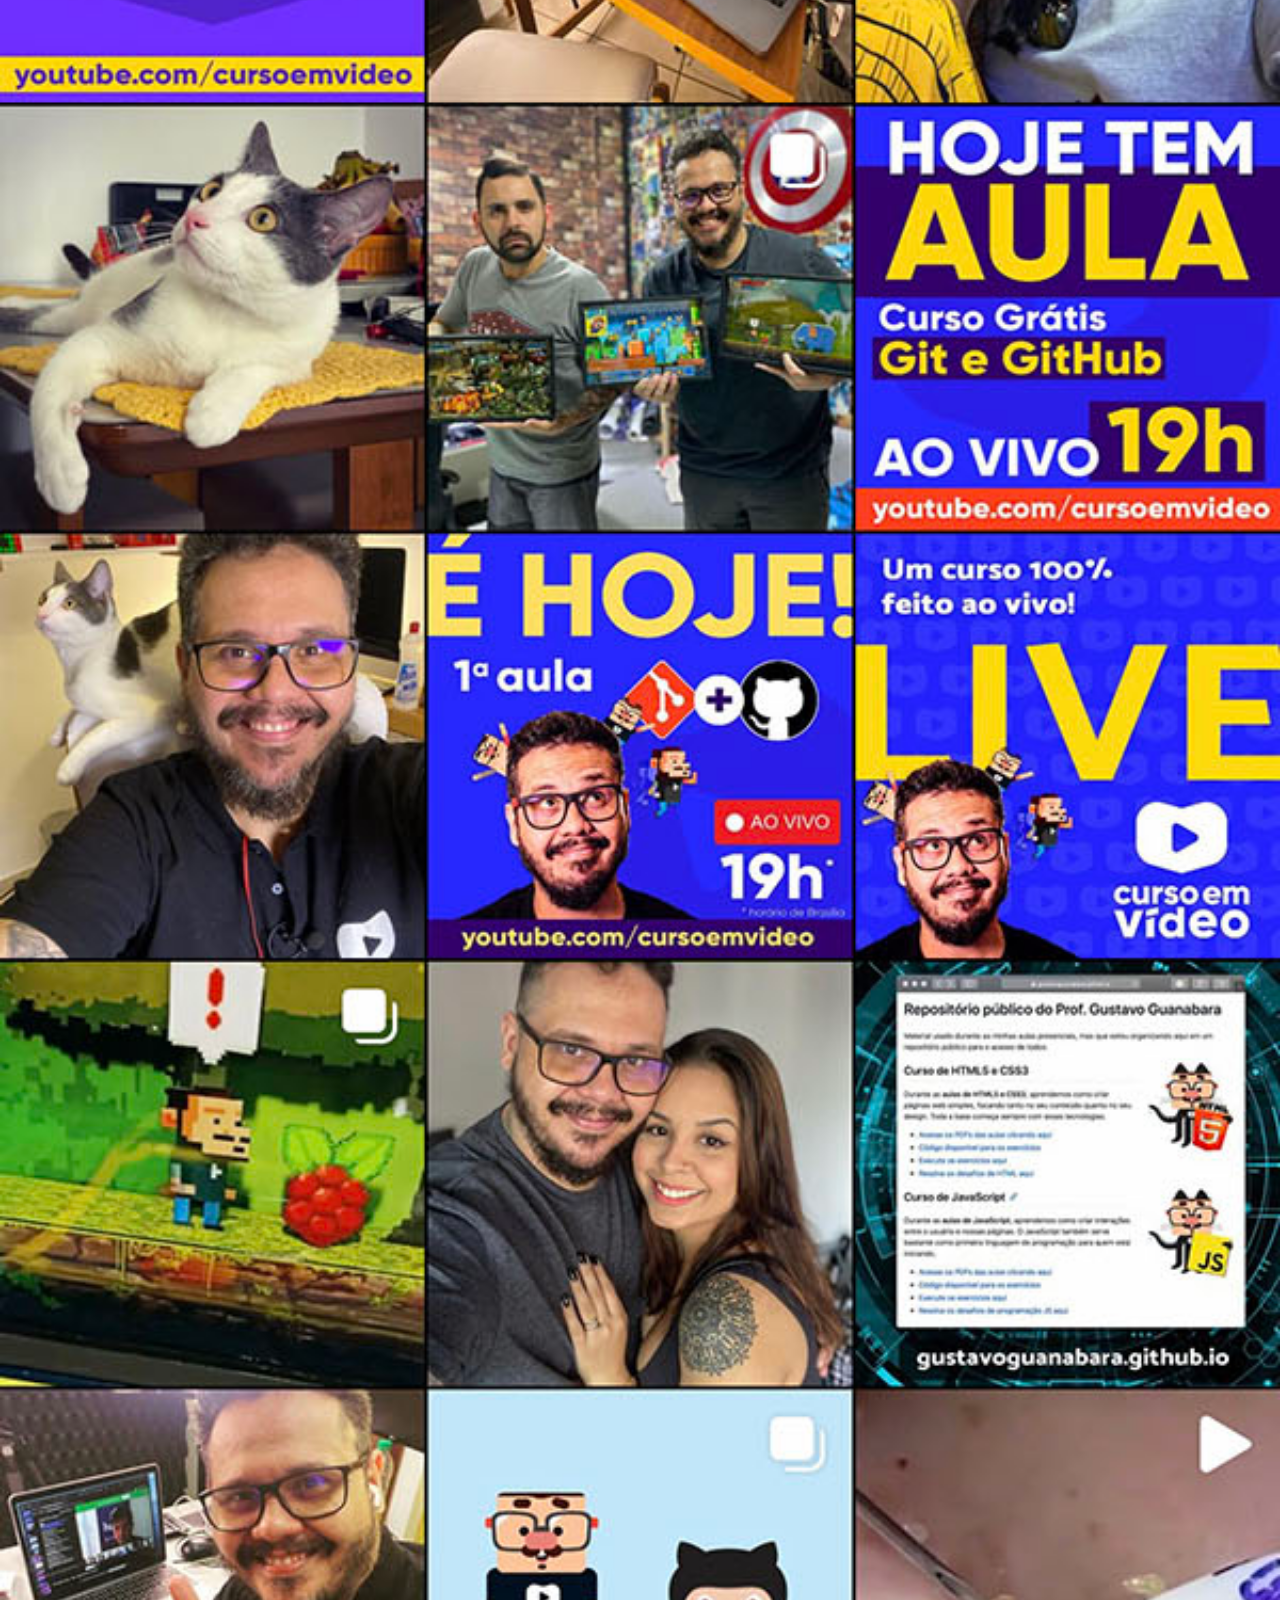
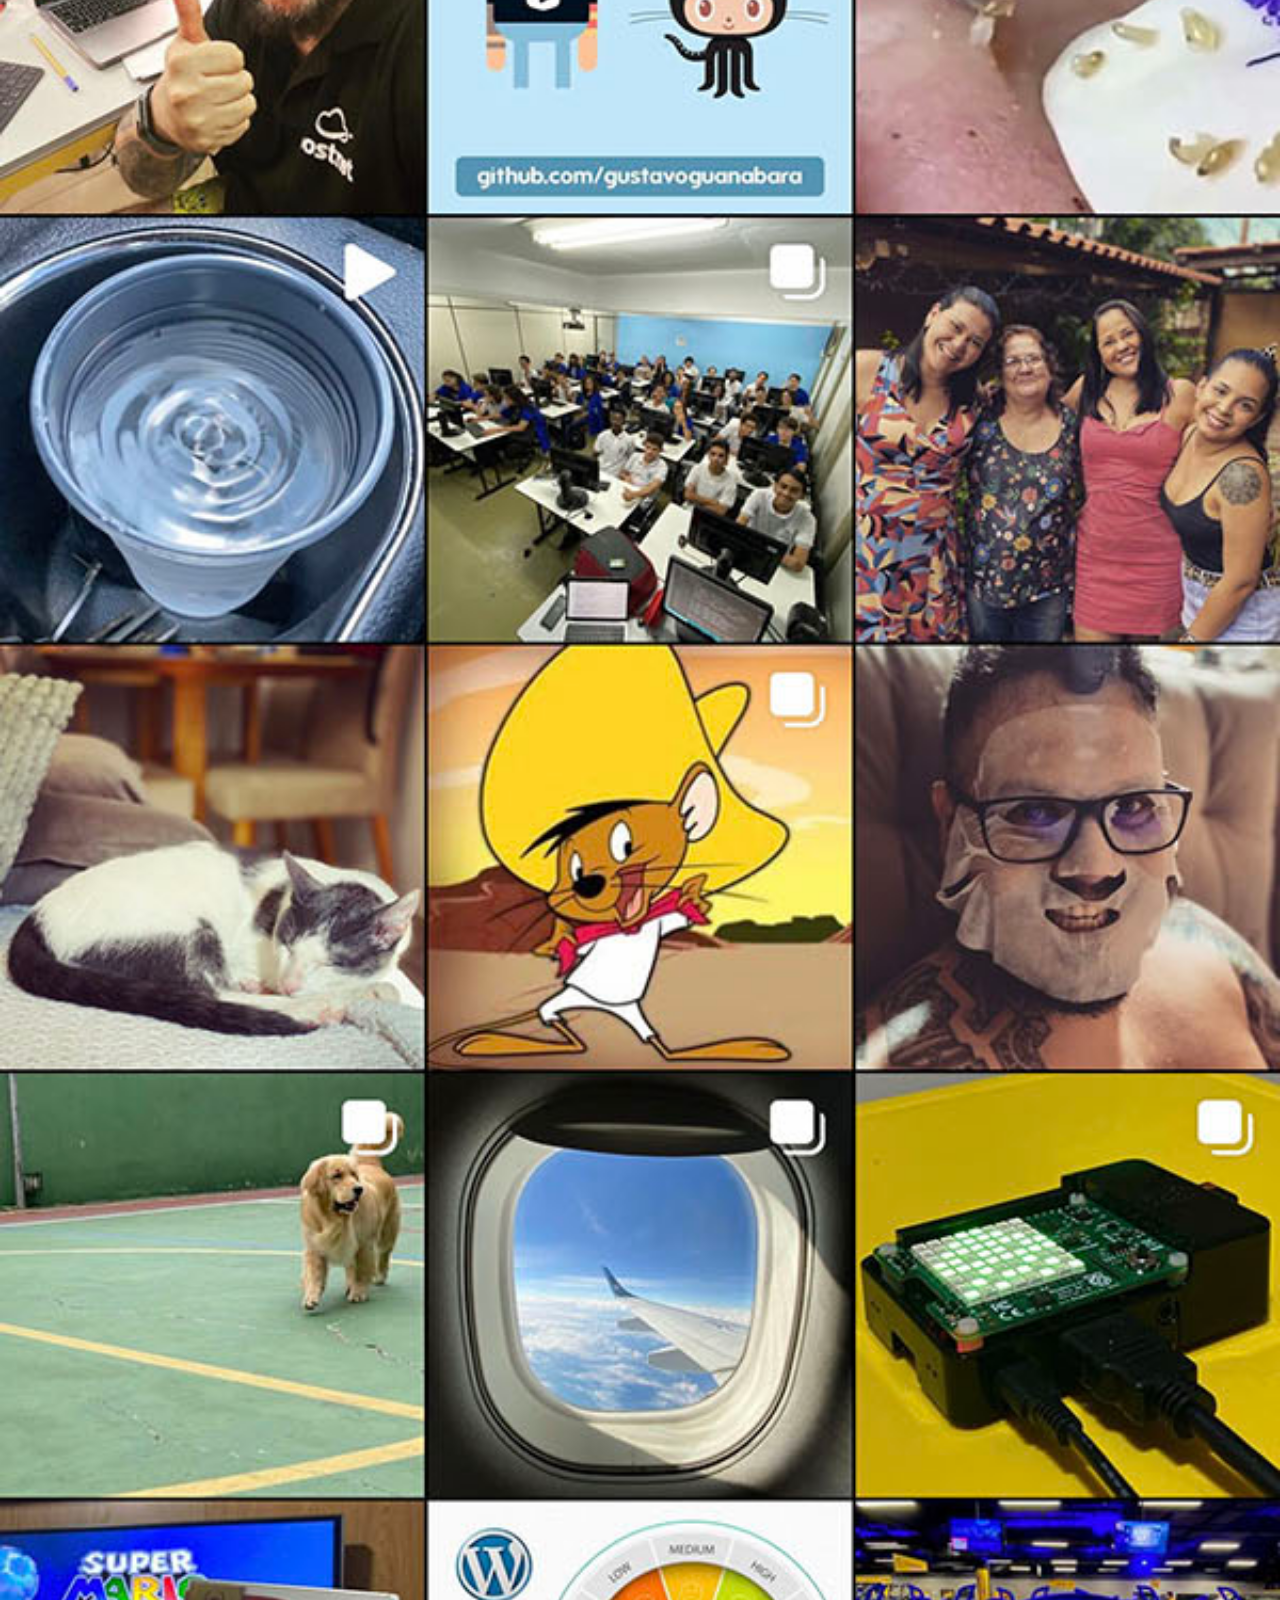
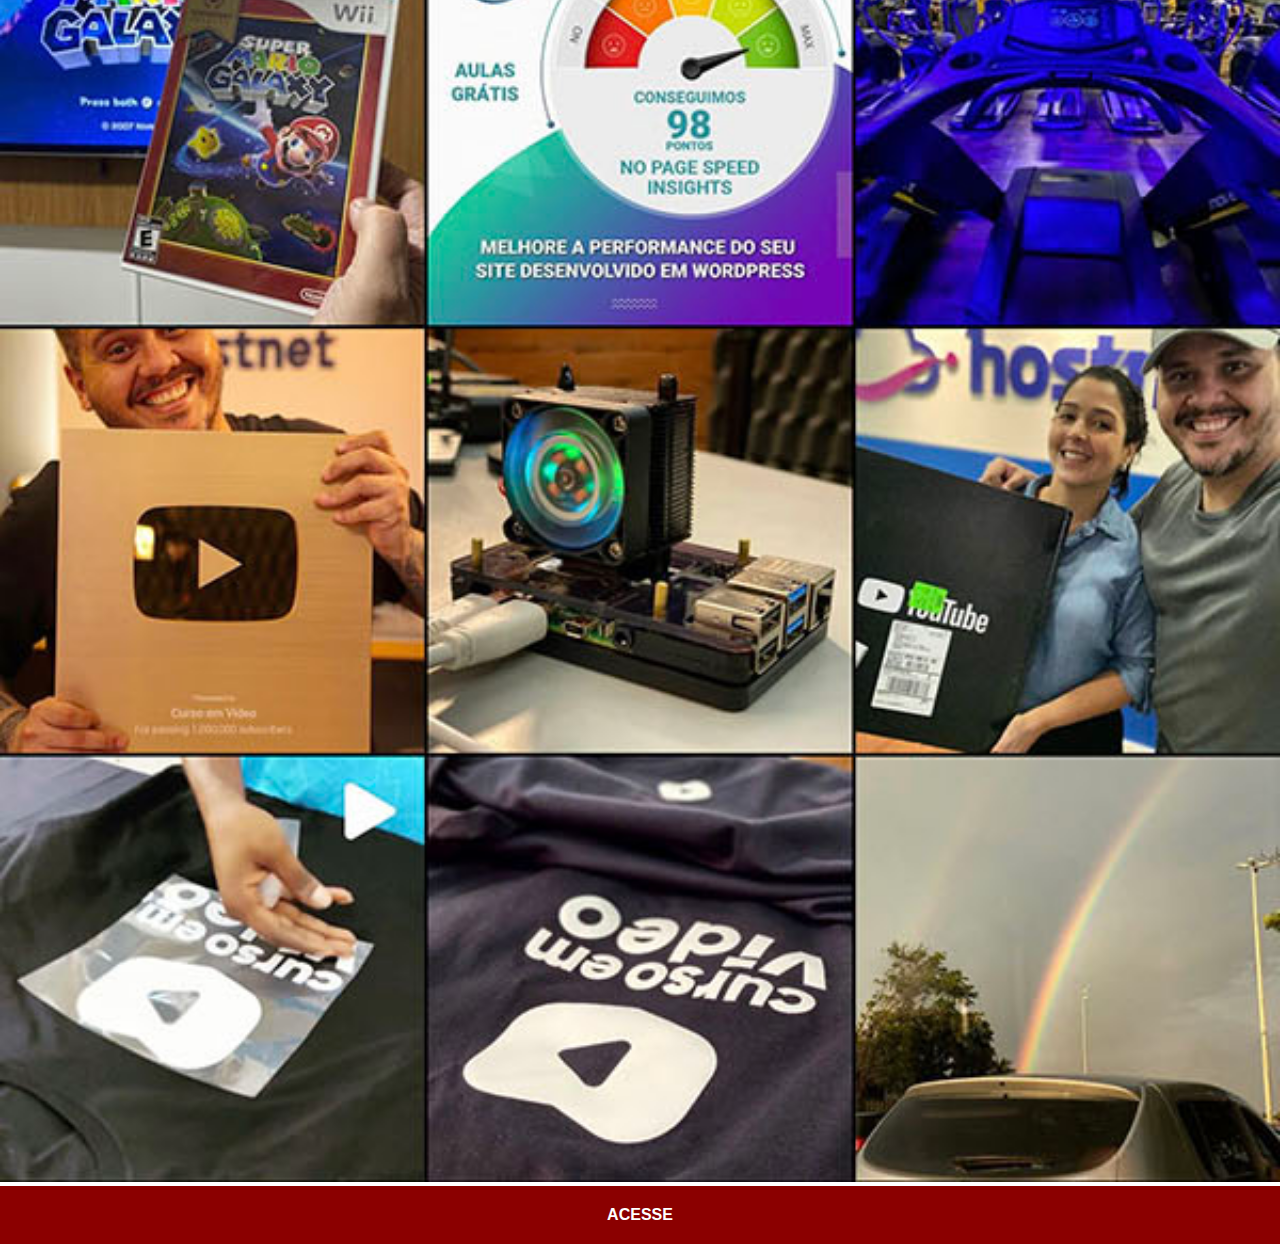
<file: instagram.html>
<!DOCTYPE html>
<html lang="pt-br">
<head>
    <meta charset="UTF-8">
    <meta http-equiv="X-UA-Compatible" content="IE=edge">
    <meta name="viewport" content="width=device-width, initial-scale=1.0">
    <title>Instagram</title>
    <link rel="stylesheet" href="estilos/social.css">
</head>
<body>
    <img src="imagens/tela-instagram.jpg" alt="Instagram">
    <a href="#">ACESSE</a>      
</body>
</html>
</file>
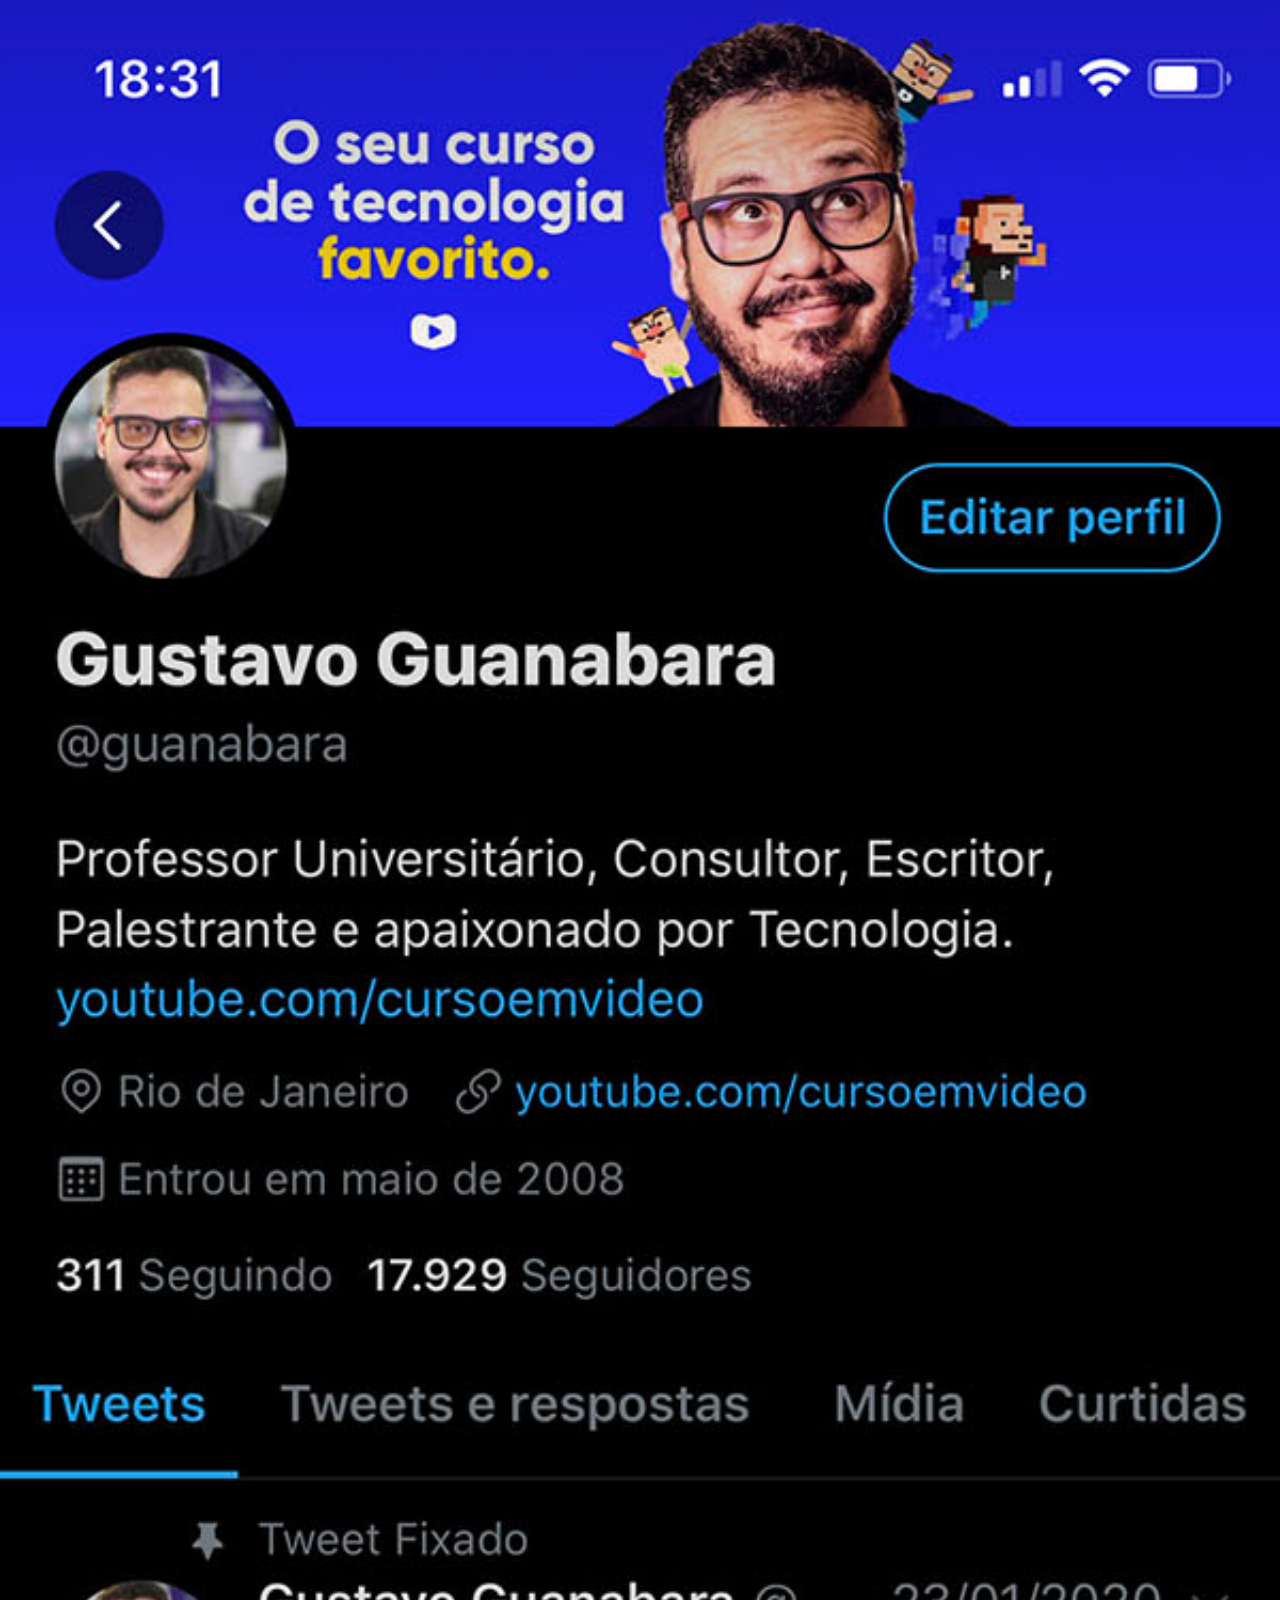
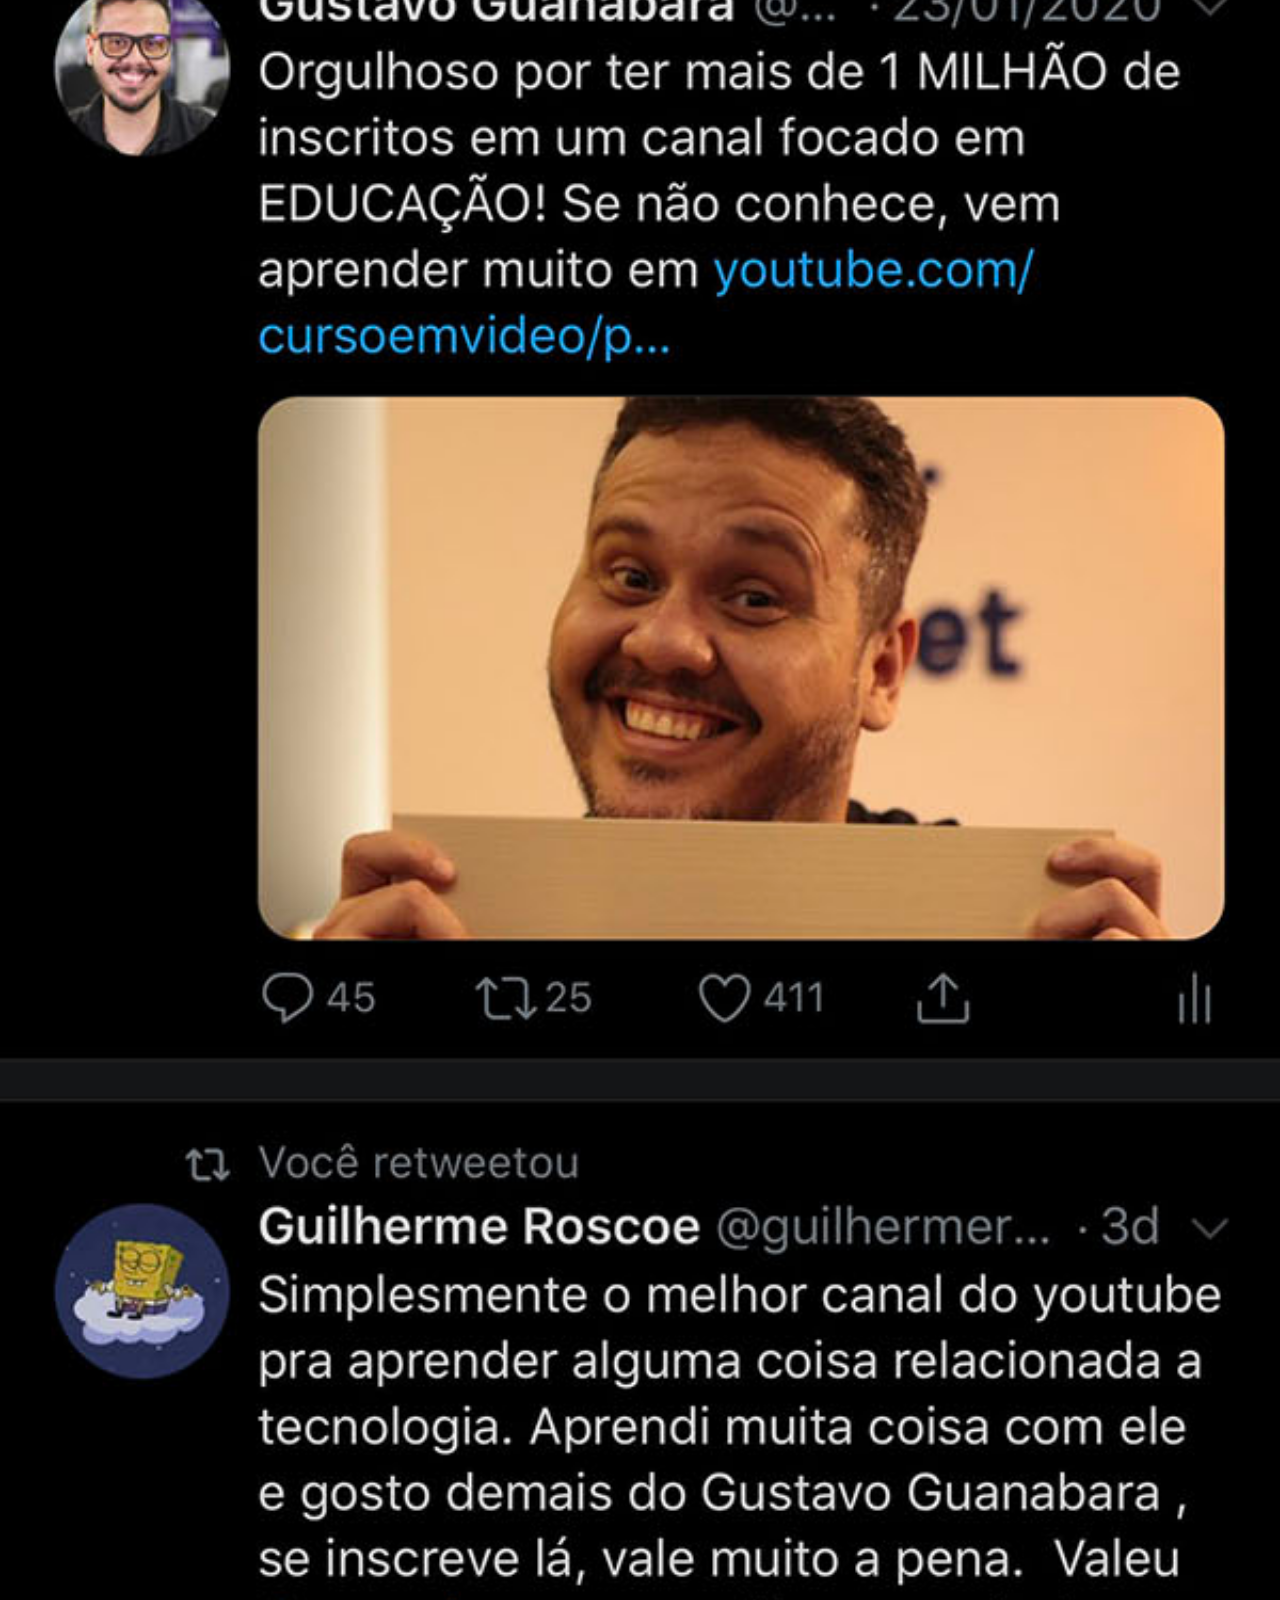
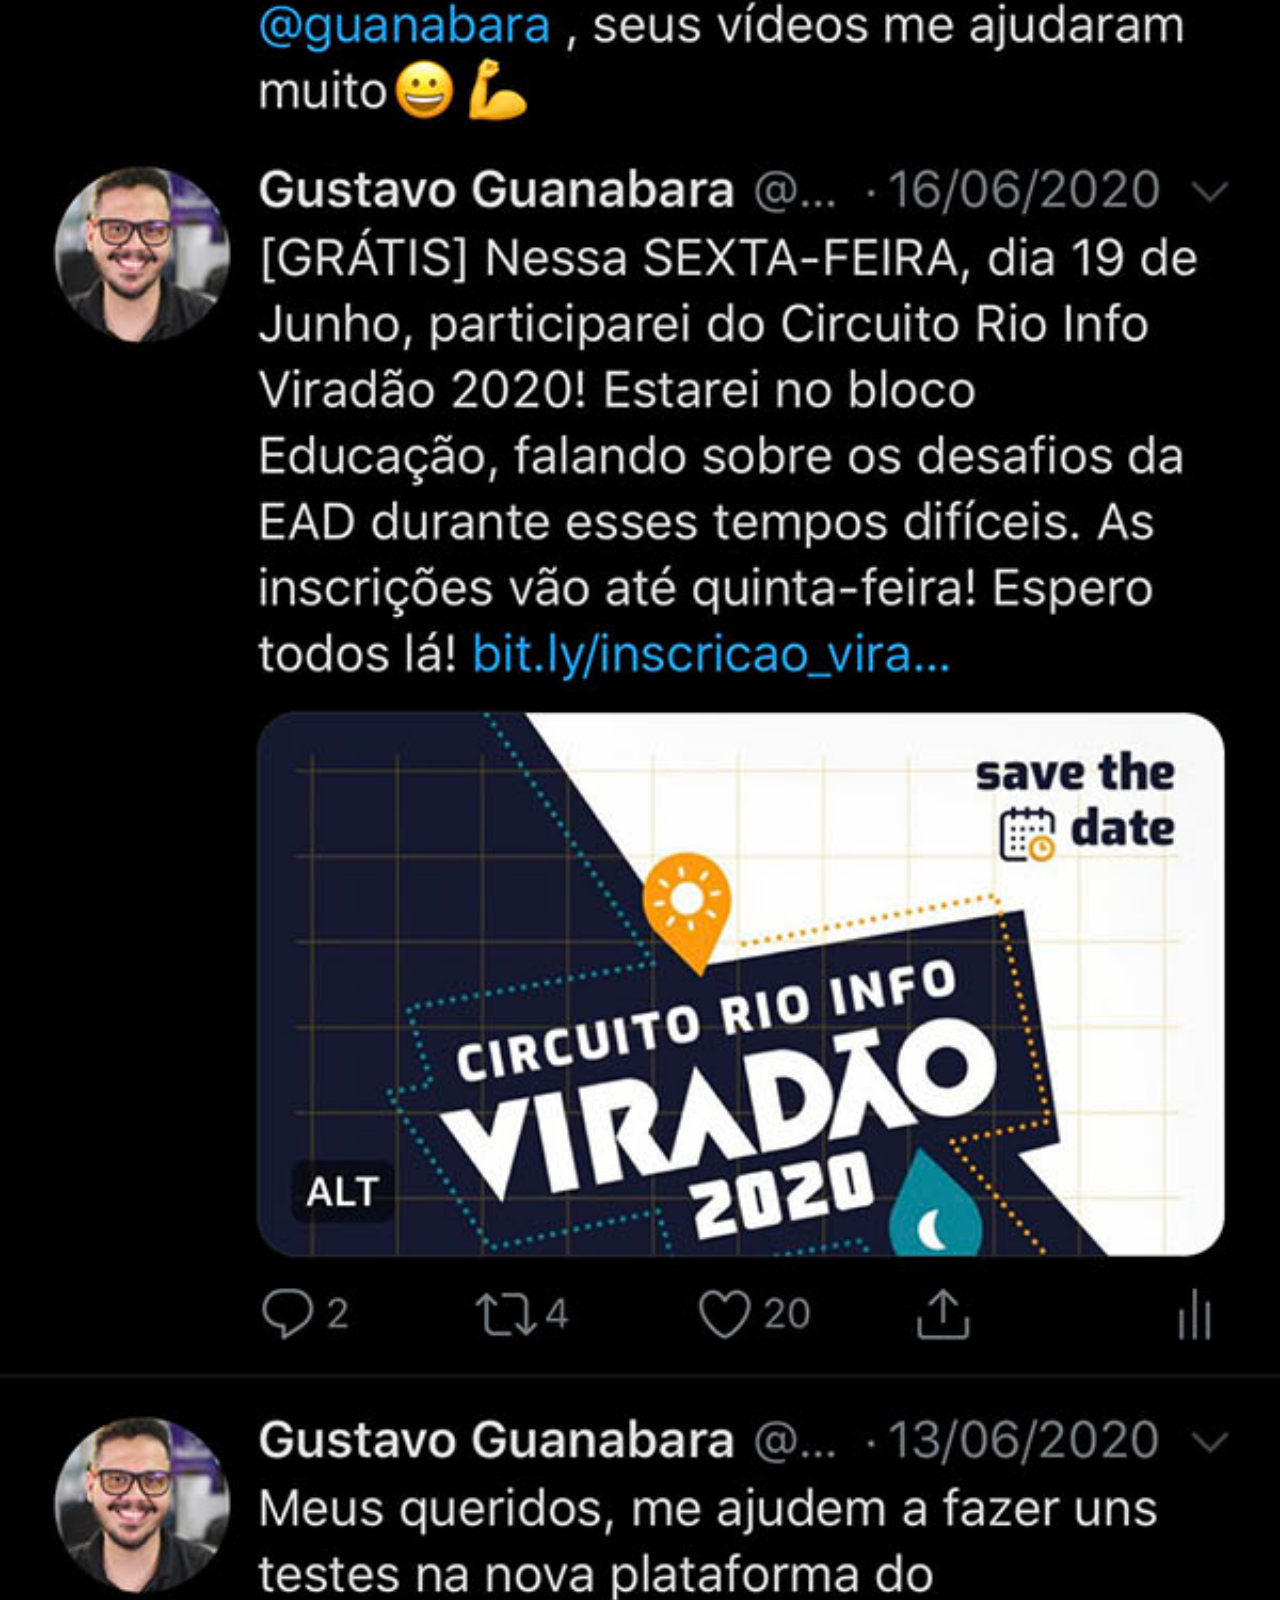
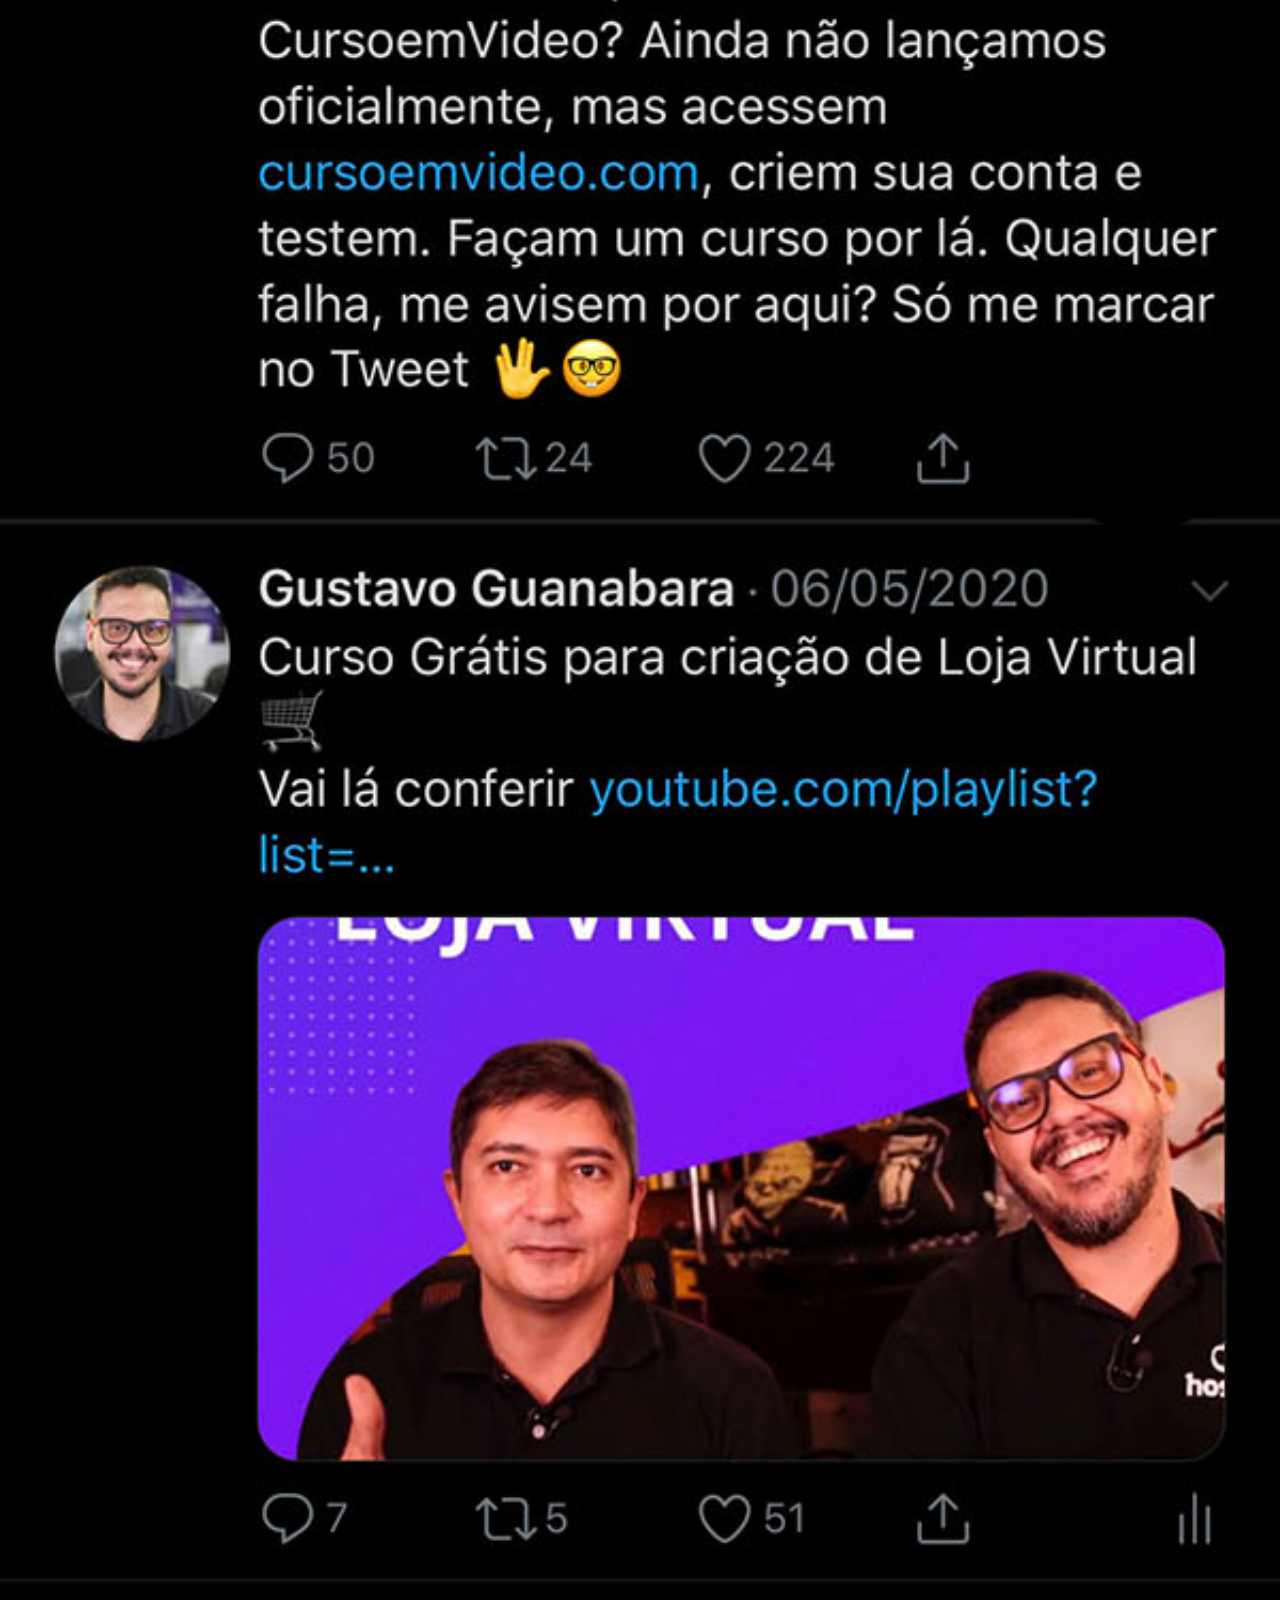
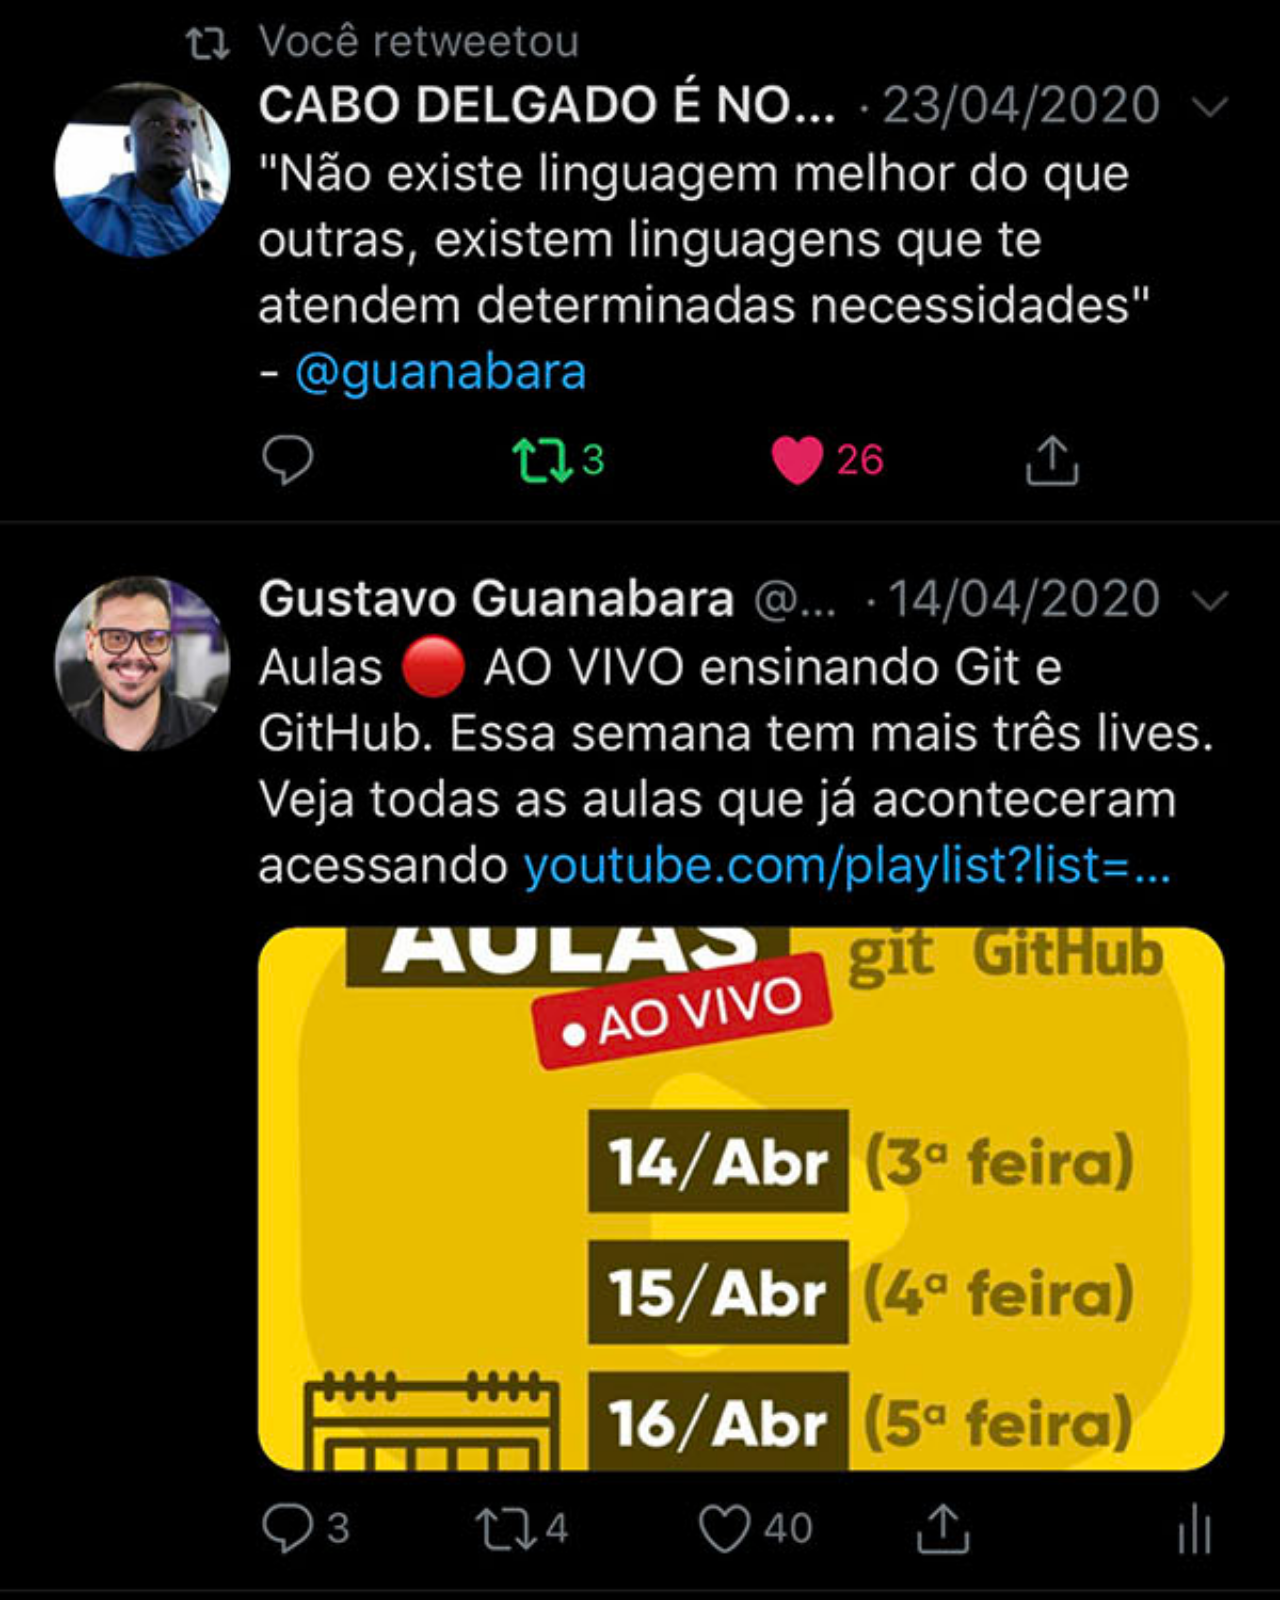
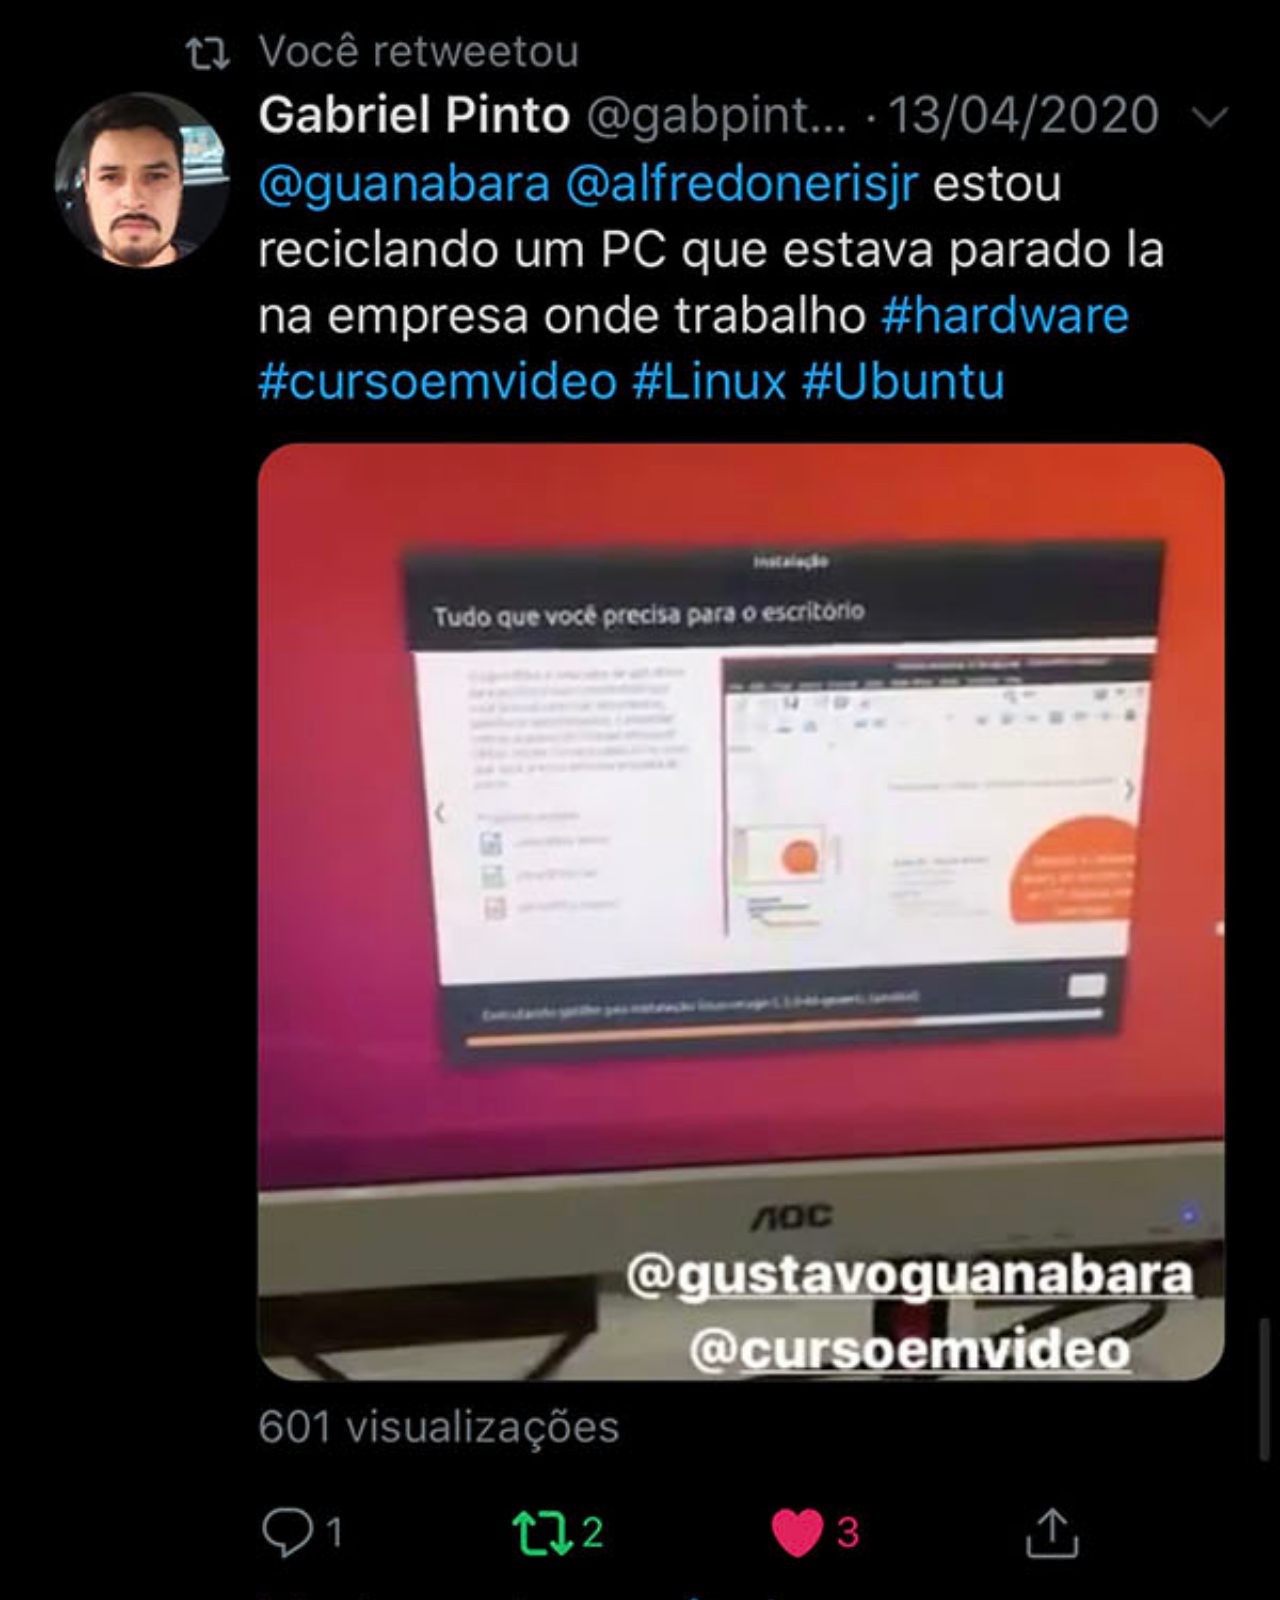
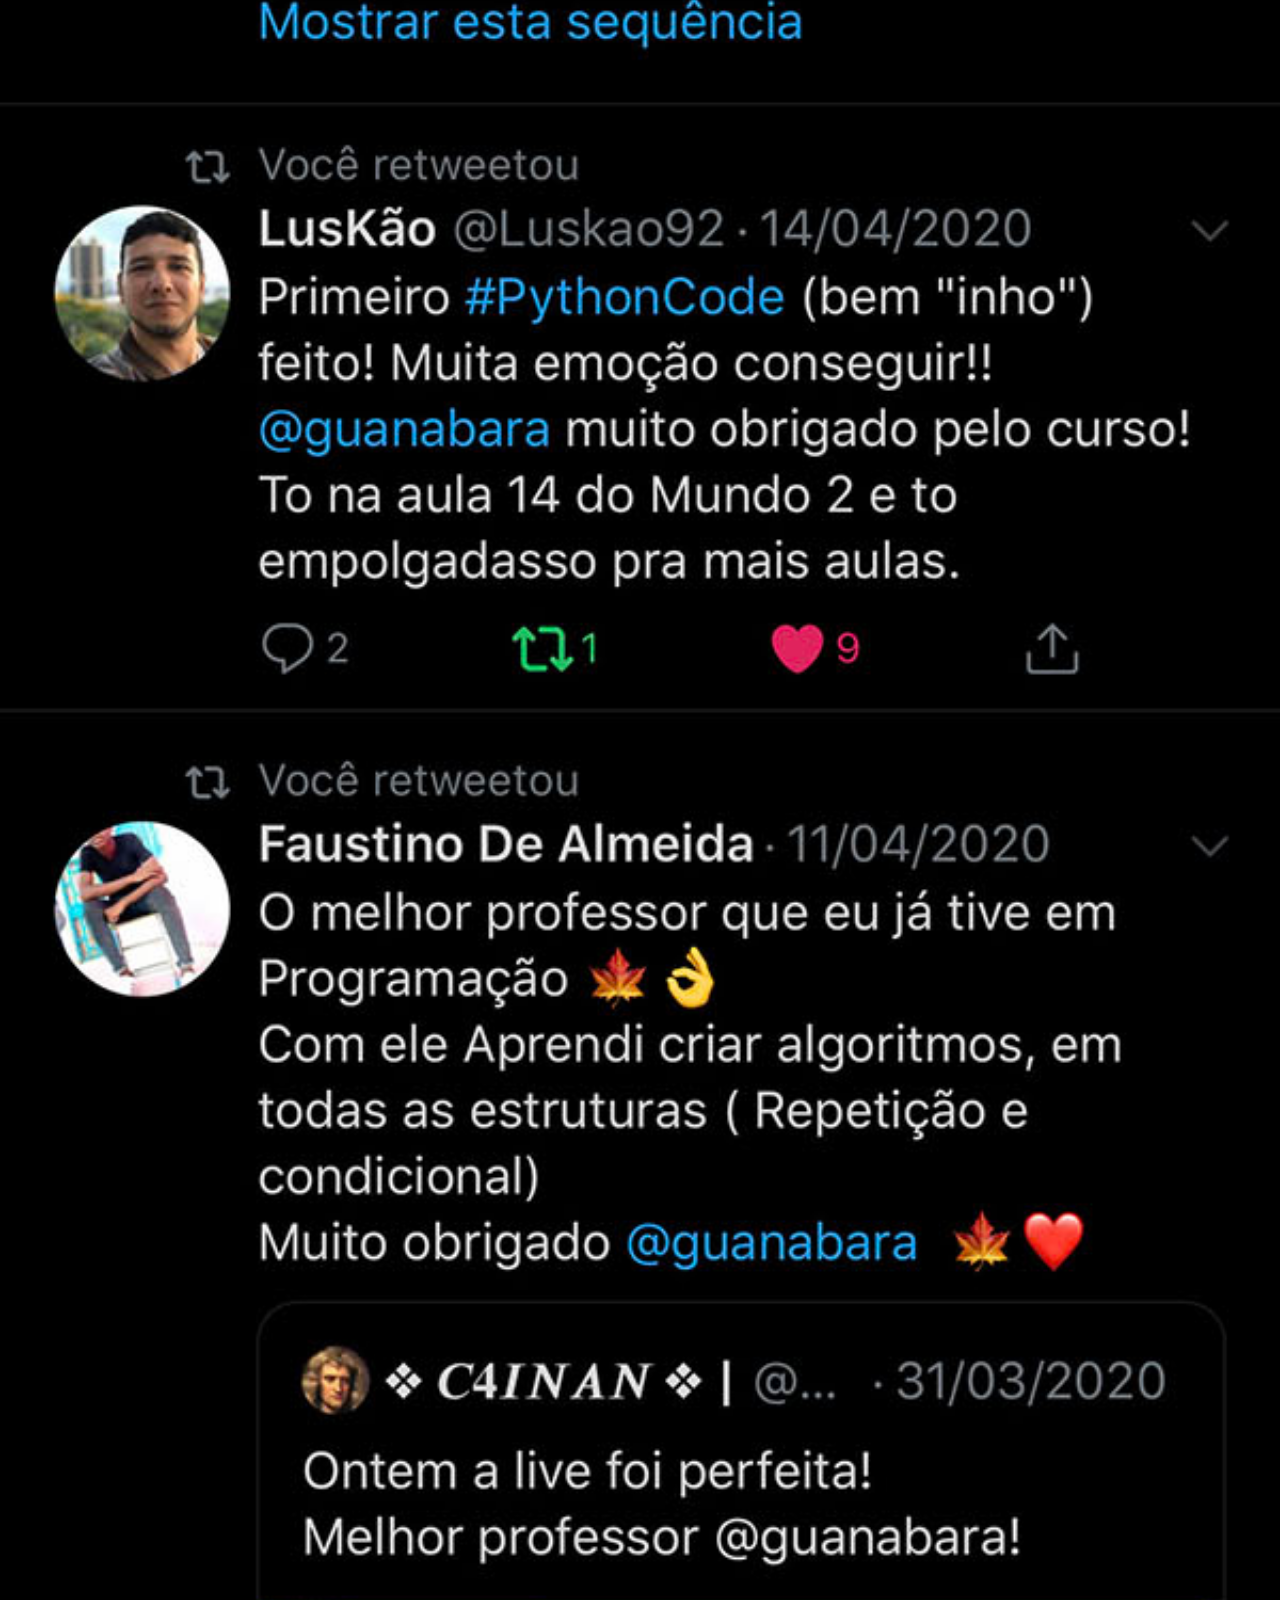
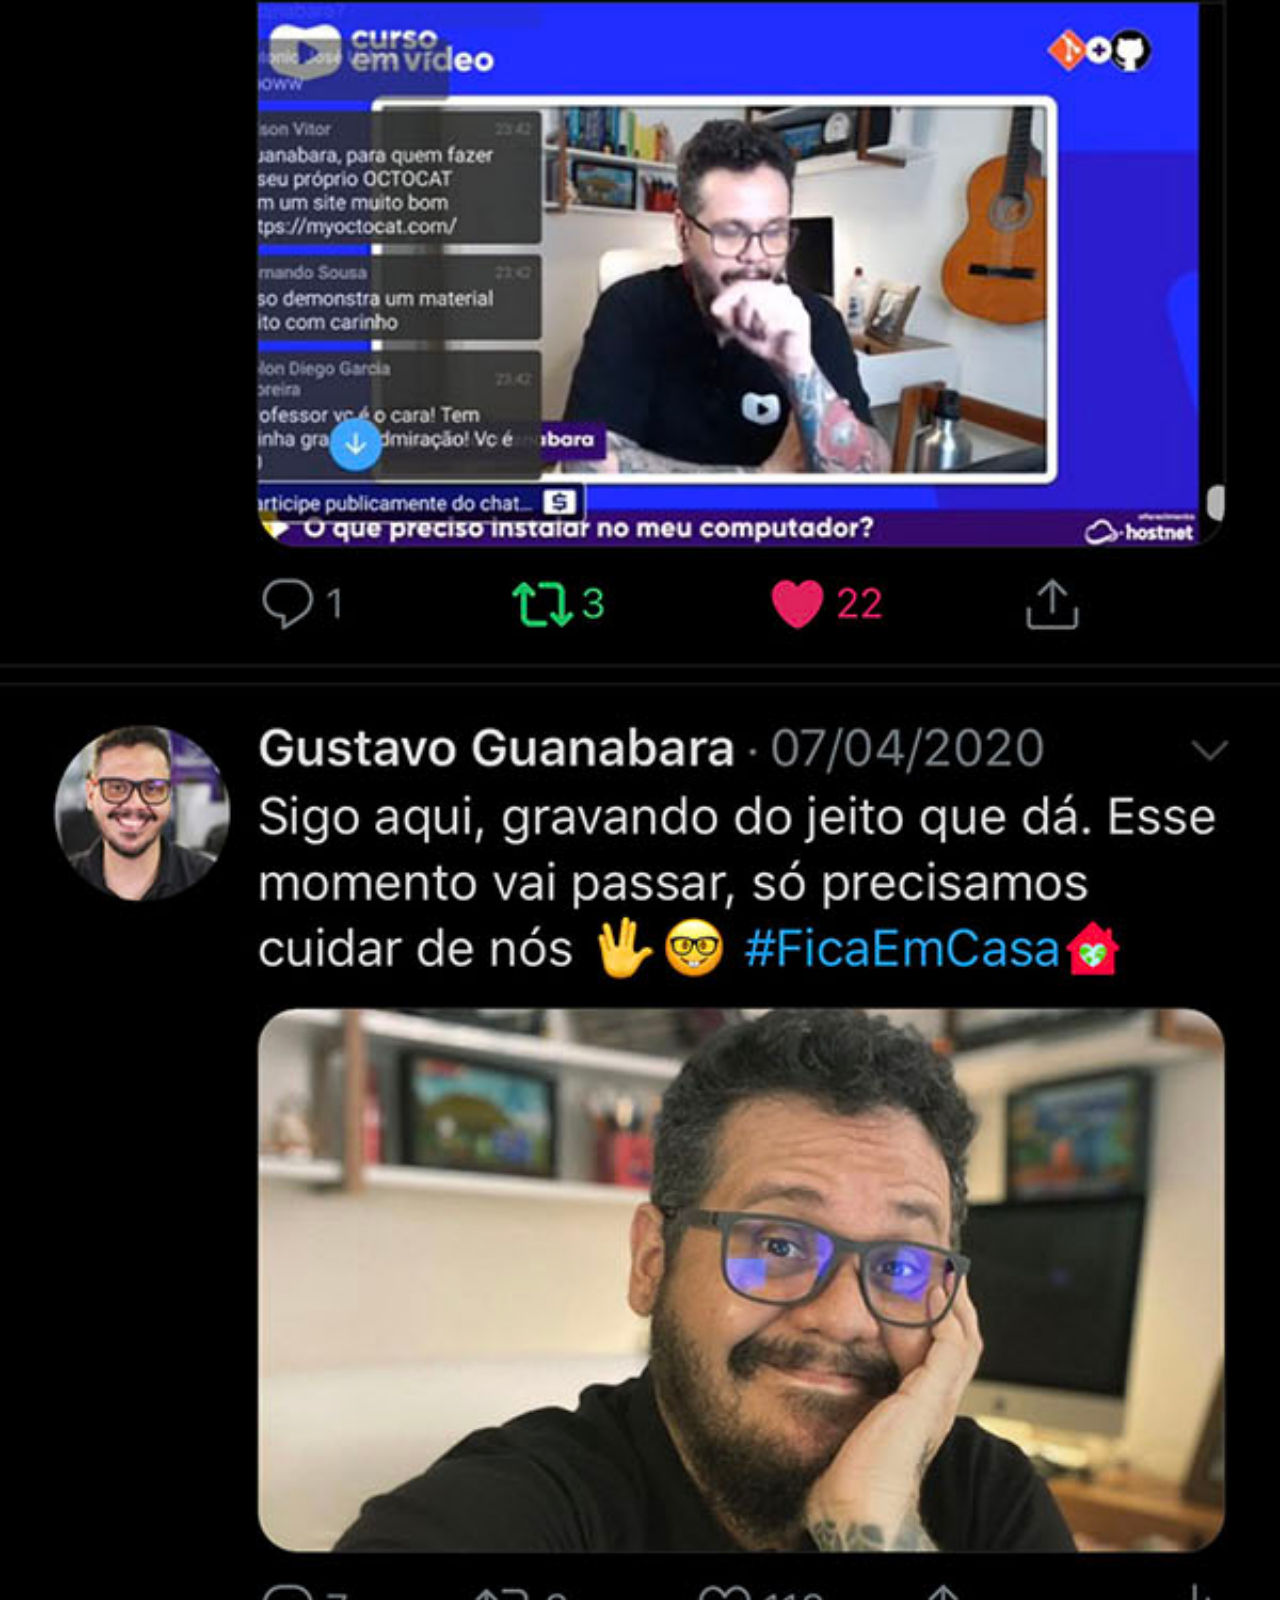
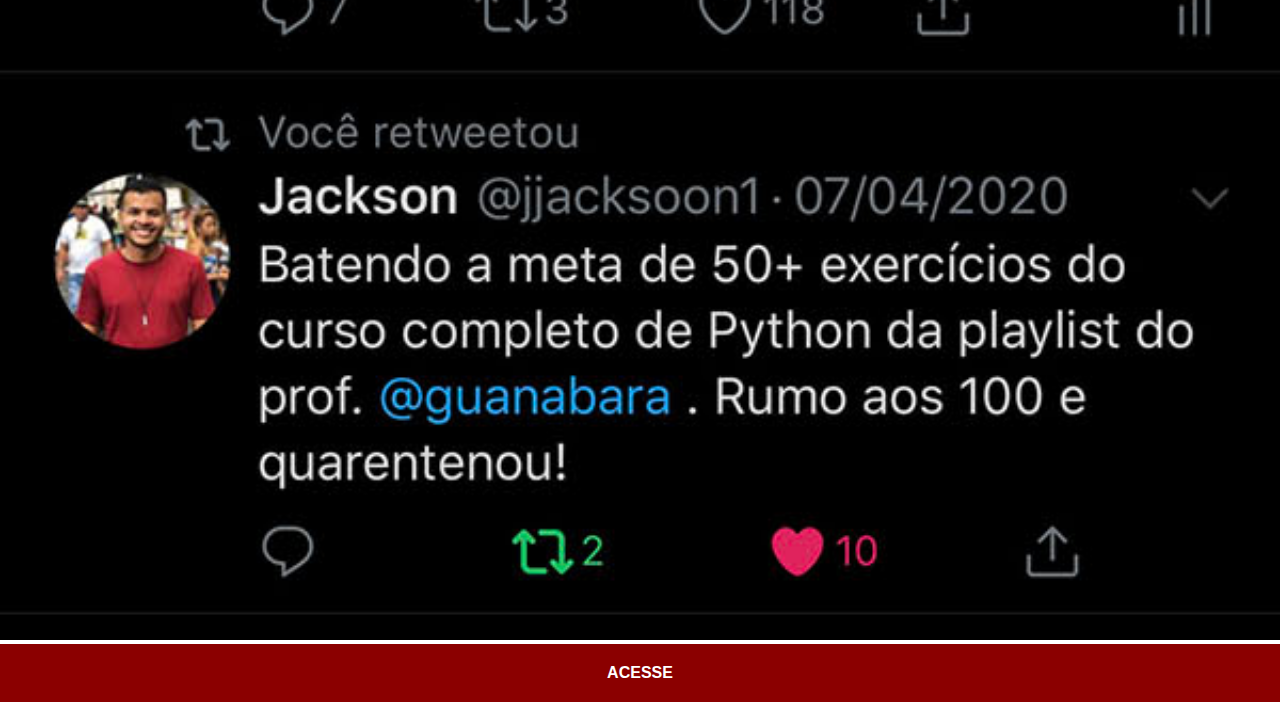
<file: twitter.html>
<!DOCTYPE html>
<html lang="pt-br">
<head>
    <meta charset="UTF-8">
    <meta http-equiv="X-UA-Compatible" content="IE=edge">
    <meta name="viewport" content="width=device-width, initial-scale=1.0">
    <title>Twitter</title>
    <link rel="stylesheet" href="estilos/social.css">
</head>
<body>
    <img src="imagens/tela-twitter.jpg" alt="twitter">
    <a href="#">ACESSE</a>      
</body>
</html>
</file>
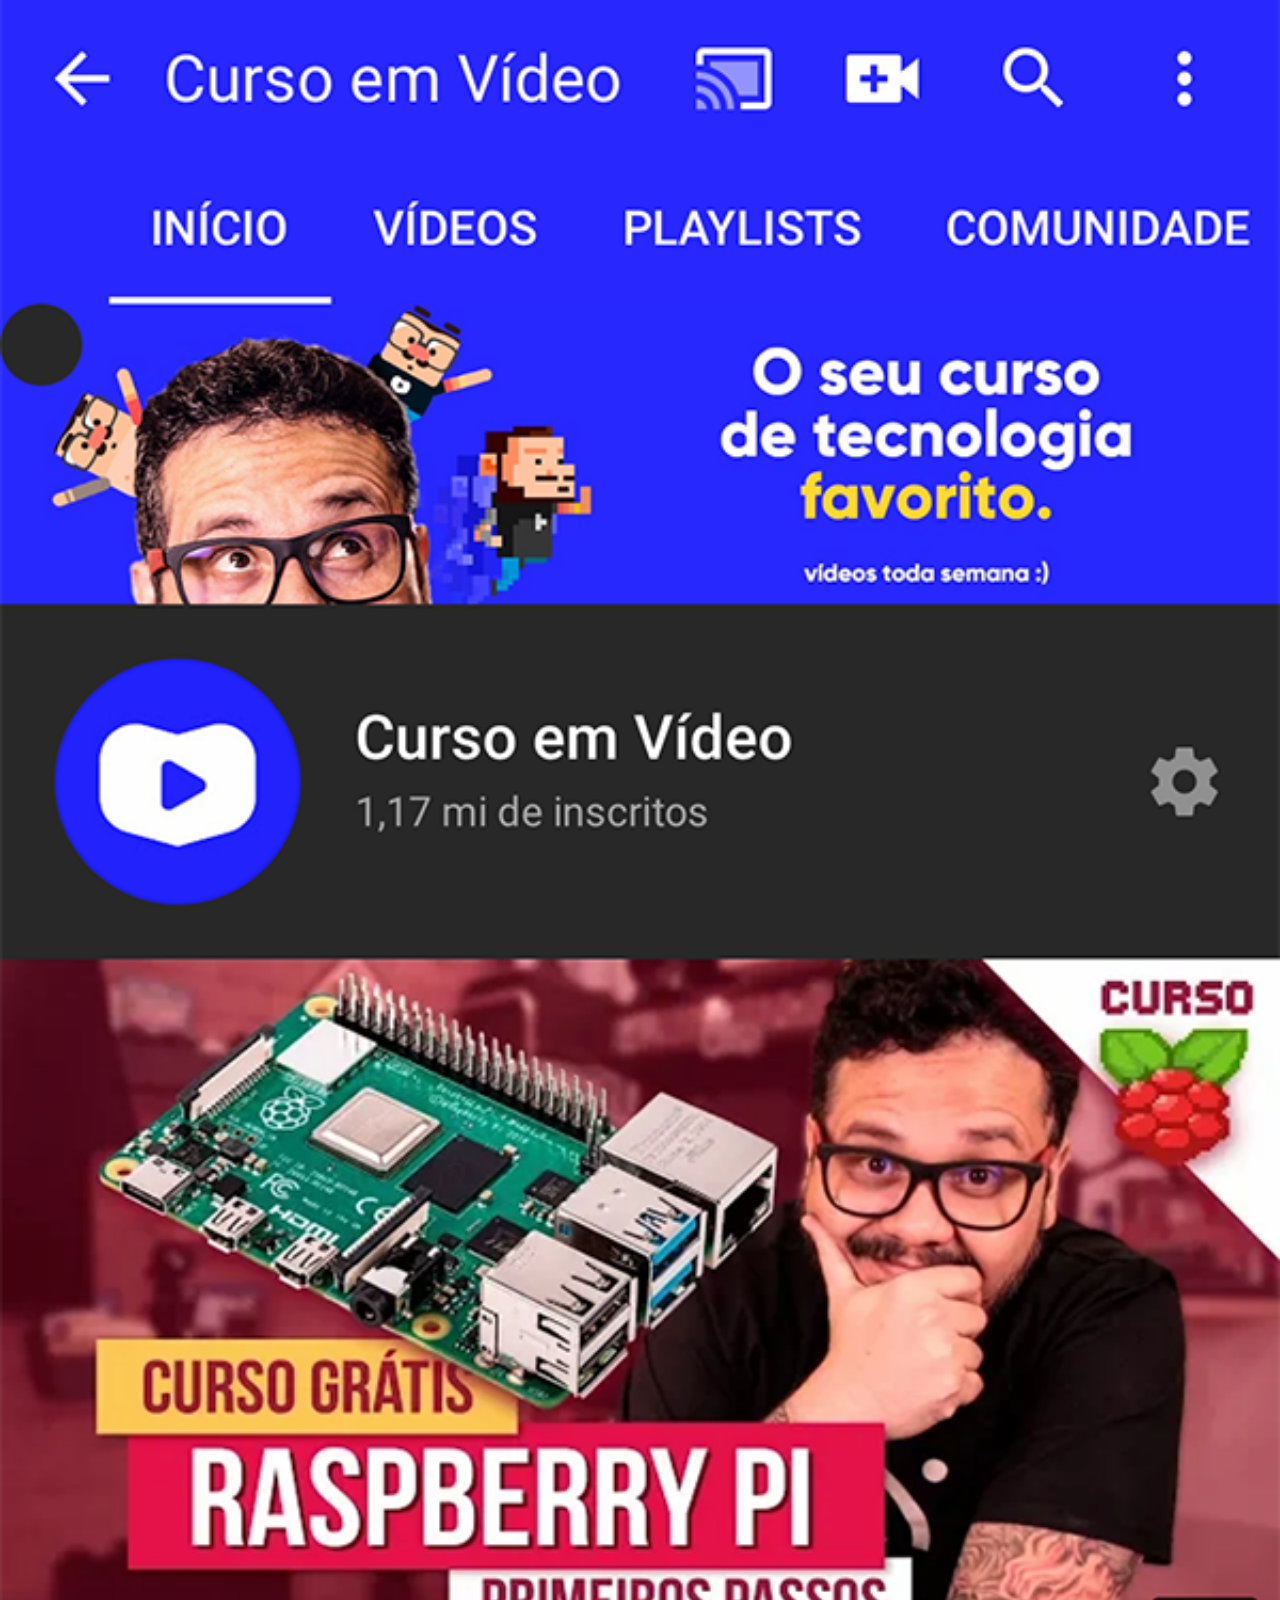
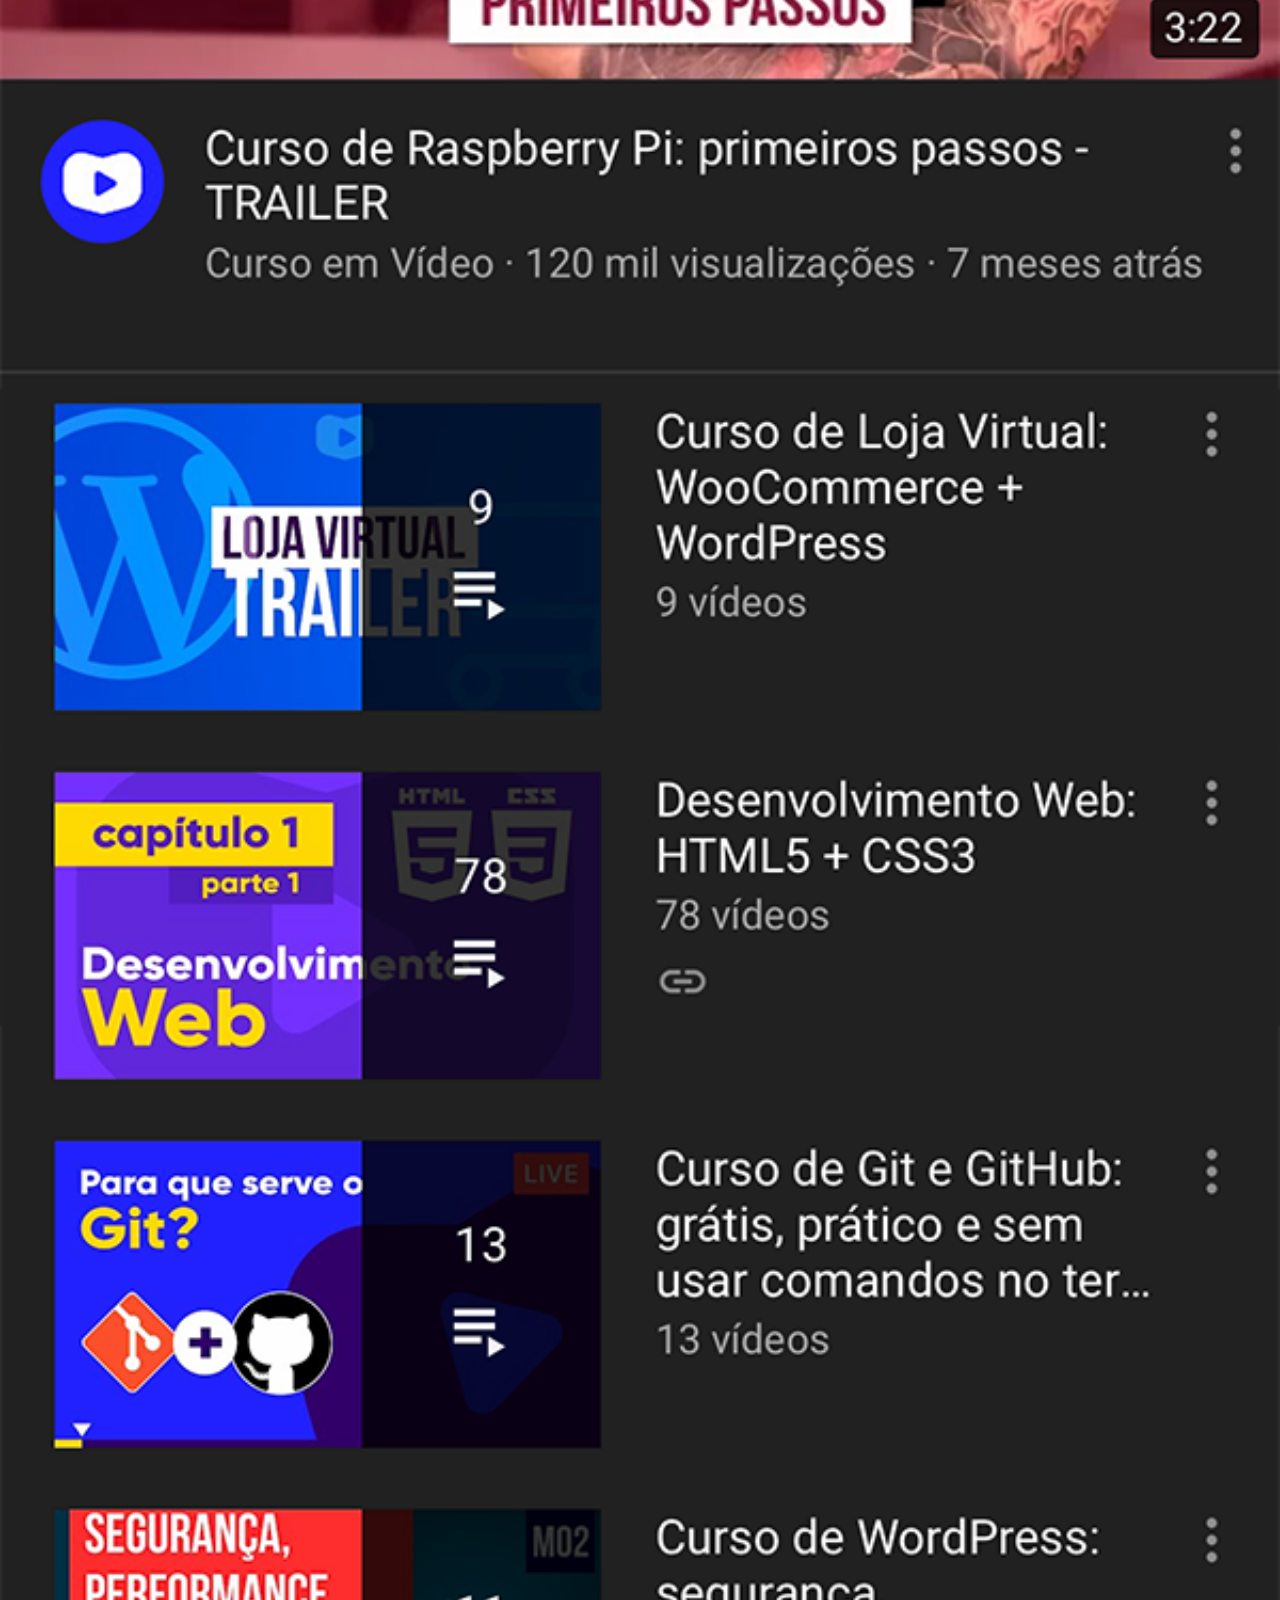
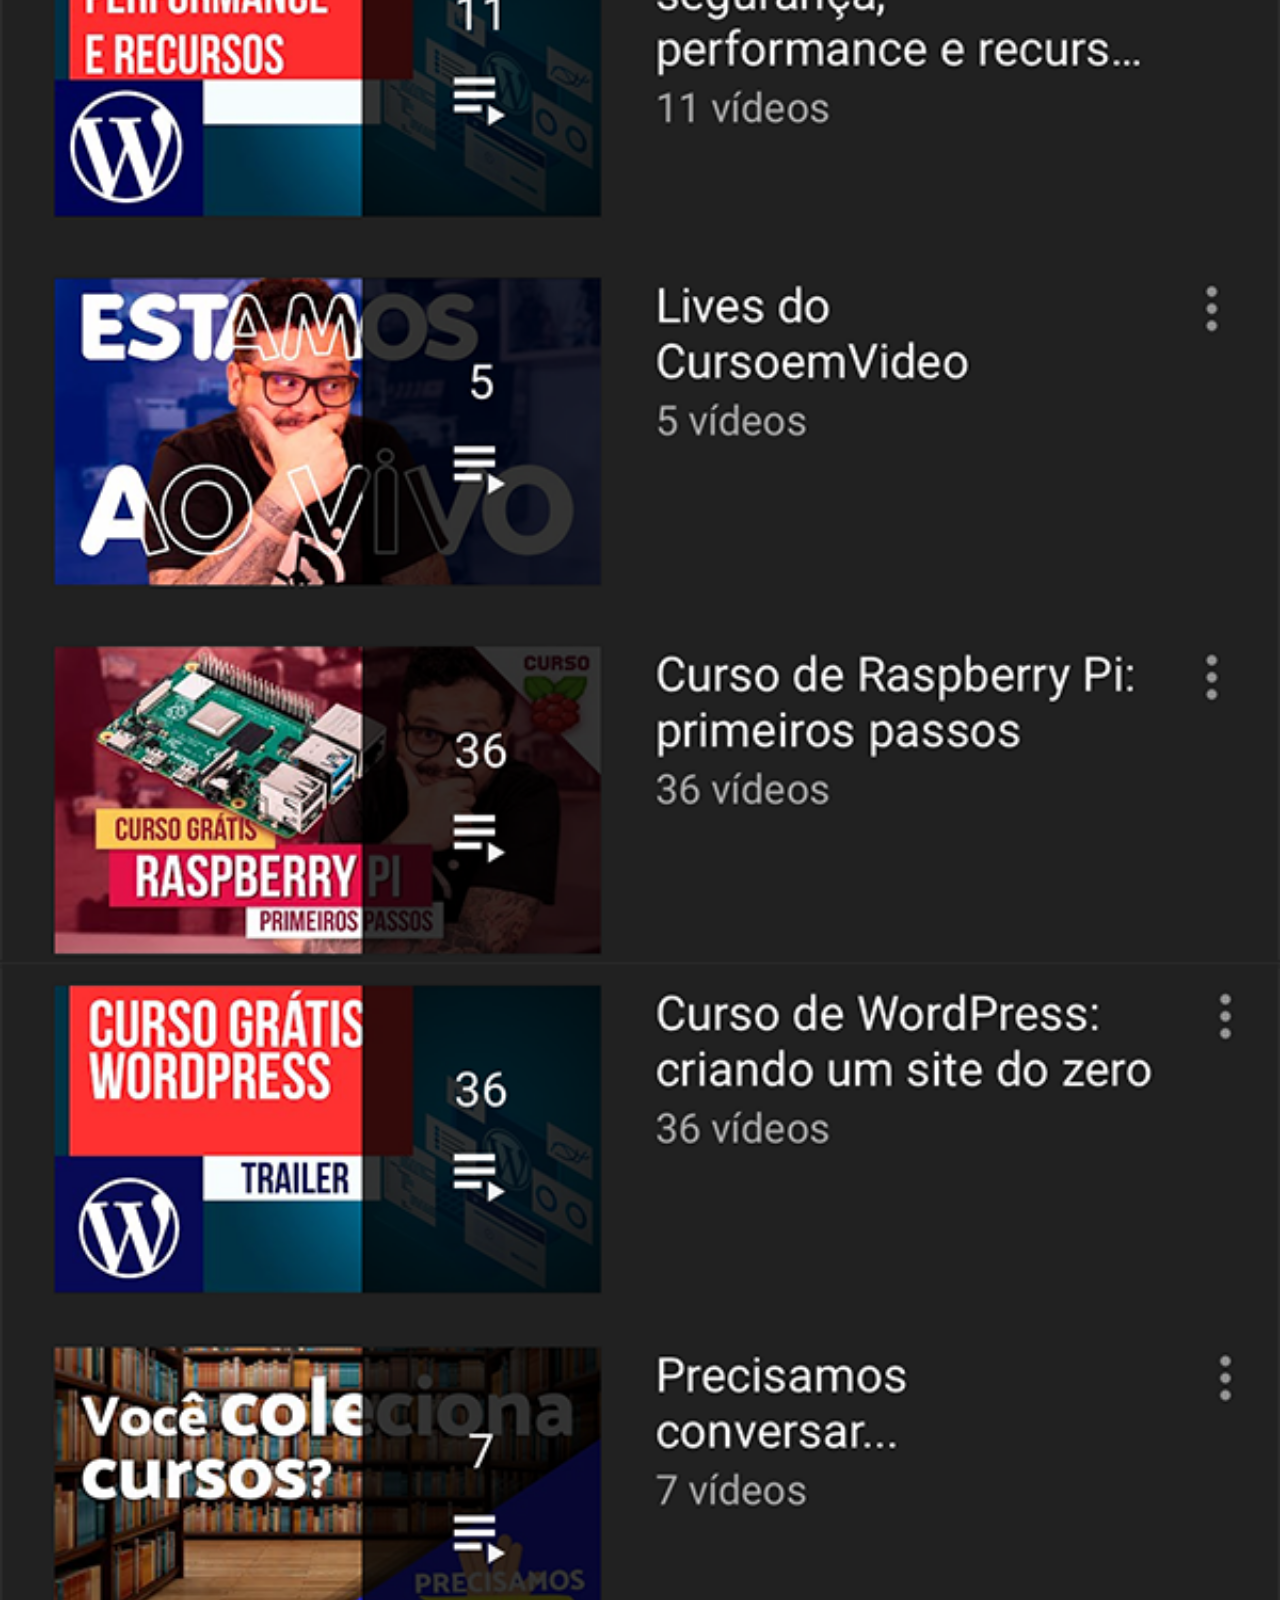
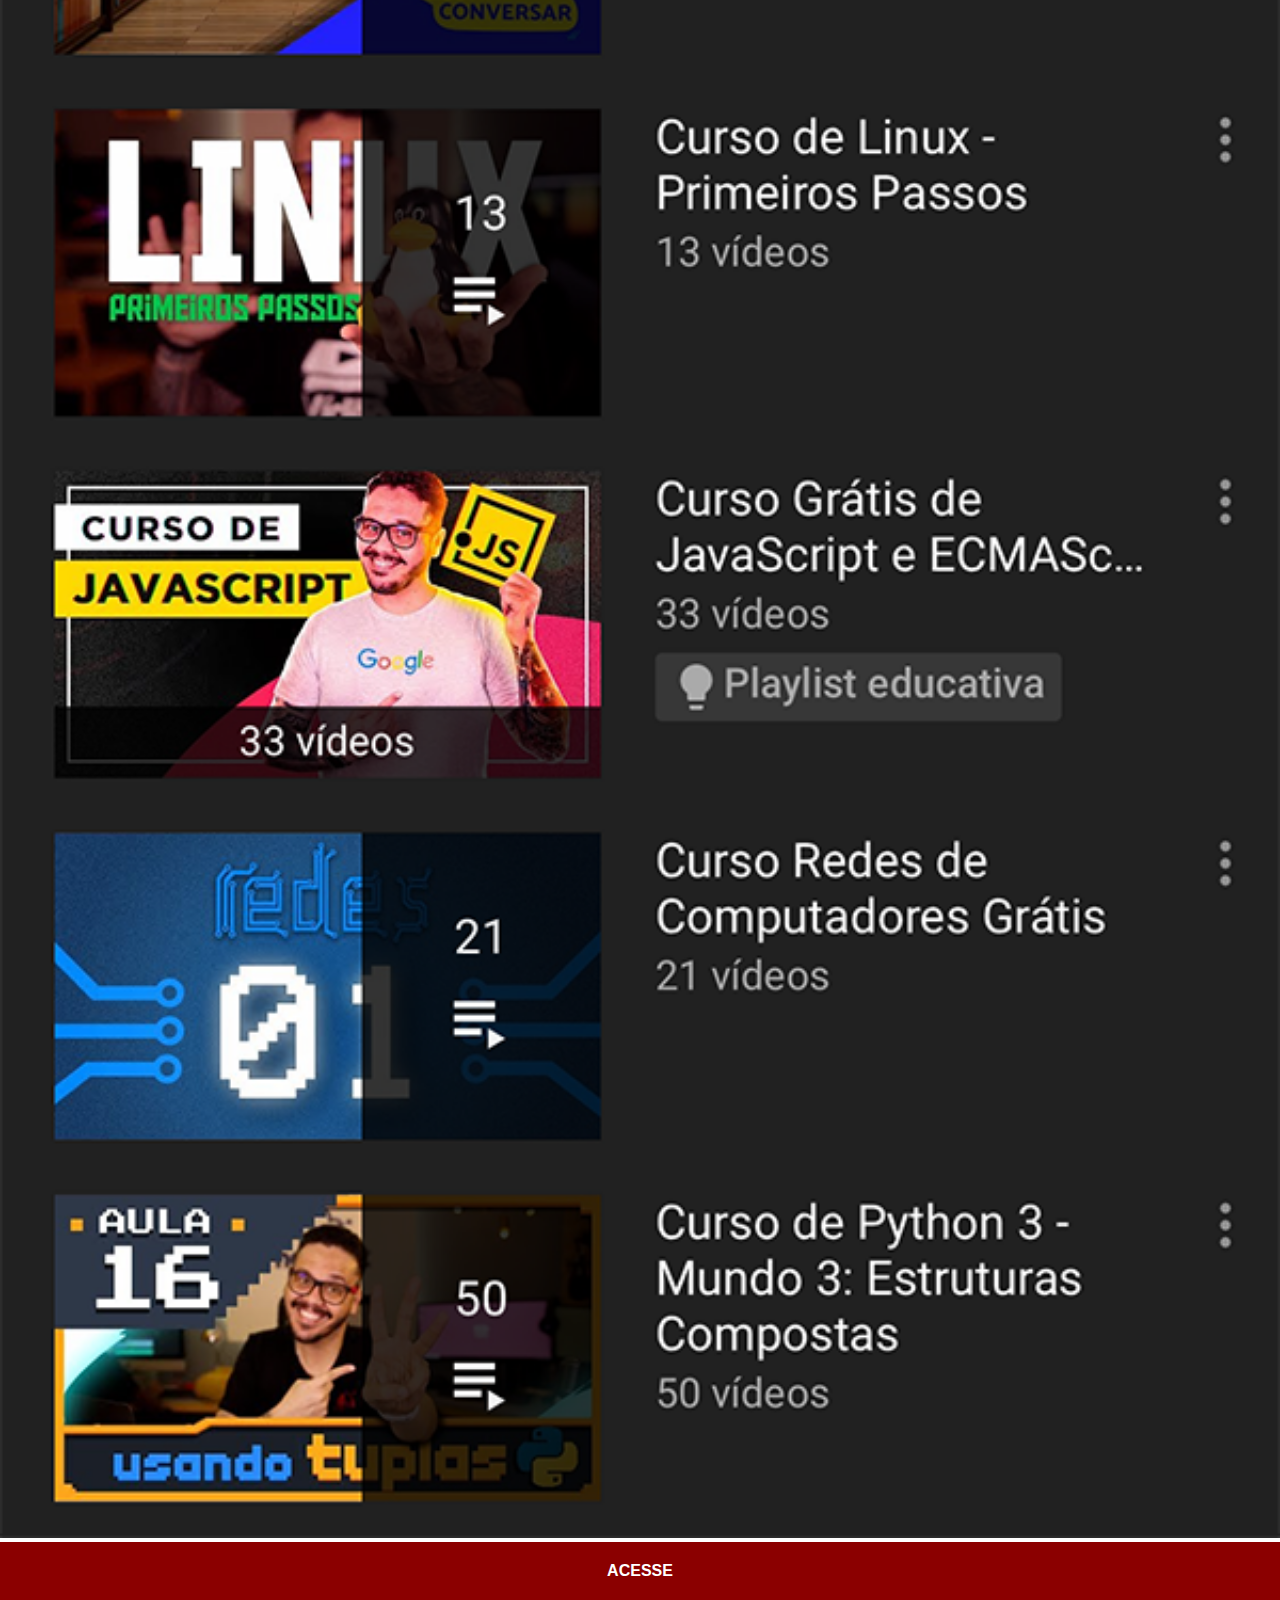
<file: youtube.html>
<!DOCTYPE html>
<html lang="pt-br">
<head>
    <meta charset="UTF-8">
    <meta http-equiv="X-UA-Compatible" content="IE=edge">
    <meta name="viewport" content="width=device-width, initial-scale=1.0">
    <title>YouTube</title>
    <link rel="stylesheet" href="estilos/social.css">
</head>
<body>
    <img src="imagens/tela-youtube.png" alt="youtube">
    <a href="#">ACESSE</a>
</body>
</html>
</file>
<file: estilos/style.css>
@charset "UTF-8";

* {
    margin: 0;
    padding: 0;
    font-family: Arial, Helvetica, sans-serif;
}

html, body {
    height: 100vh;
    width: 100vw;
}

body {
    background: url('../imagens/fundo-madeira.jpg') no-repeat top center  fixed;
    background-size: cover;
    
}

main {
    height: 100vh;
    position: relative;
}

section#telefone {
    position: absolute;
    top: 50%;
    left: 50%;
    transform: translate(-50%, -50%);

    height: 627px;
    width: 311px;
    background: url(../imagens/frame-iphone.png) no-repeat;
}

iframe#tela {
    position: relative;
    top: 80px;
    left: 22px;
    width: 269px;
    height: 471px;
}

section#redes-sociais {
    text-align: right;
}

section#redes-sociais img {
    width: 50px;
    margin: 10px;
    border-radius: 50%;
    box-shadow: 2px 2px 5px rgba(0, 0, 0, 0.400);
    box-sizing: border-box;
}

section#redes-sociais img:hover {
    border: 2px solid rgba(255, 255, 255, 0.600);
    transform: translate(-3px, -3px);
    box-shadow: 5px 5px 10px rgba(0, 0, 0, 0.400);
    transition: transform 0.3s, border 0.4s;
}
</file>
<file: estilos/social.css>
@charset "UTF-8";

* {
    margin: 0px;
    padding: 0px;
    font-family: Arial, Helvetica, sans-serif;
}

::-webkit-scrollbar {
    width: 0px;
    height: 0px;
}

img{
    width: 100vw;
}

a {
    display: block;
    background-color: darkred;
    color: white;
    text-align: center;
    padding: 20px;
    font-weight: bolder;
    text-decoration: none;
}

a:hover {
    background-color: rgb(173, 0, 0);
    box-shadow: inset 0px 0px 10px rgba(0, 0, 0, 0.500);
}
</file>
